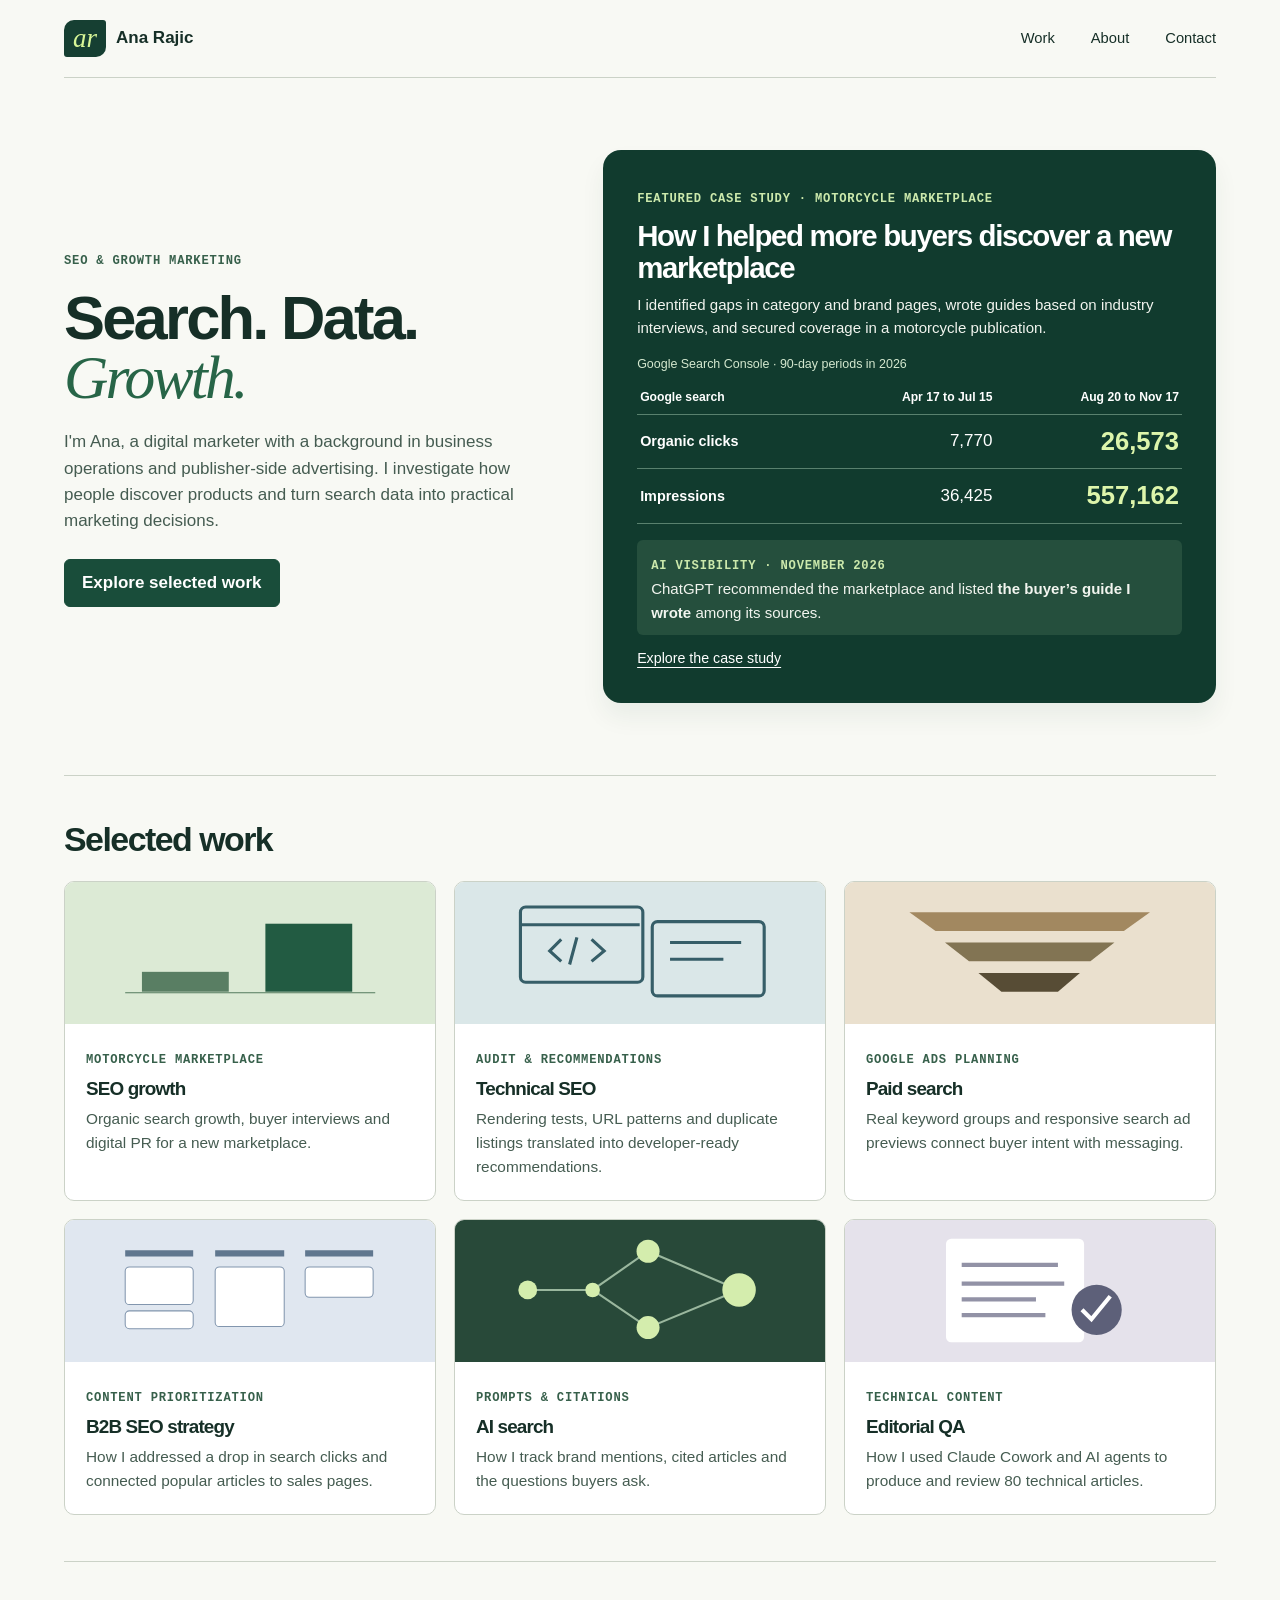
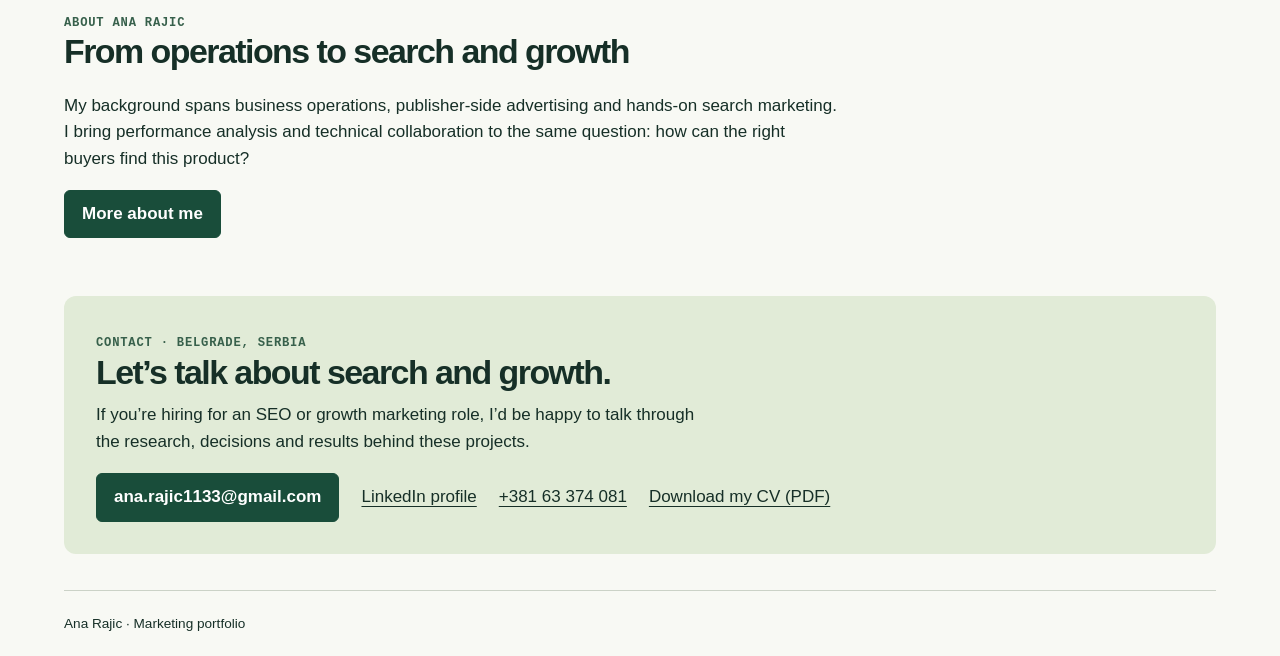
<file: index.html>
<!doctype html><html lang="en"><head><meta charset="utf-8"><meta name="viewport" content="width=device-width,initial-scale=1"><meta name="robots" content="noindex,nofollow"><title>Search. Data. Growth. | Ana Rajic</title><link rel="stylesheet" href="style.css"><script defer src="app.js"></script></head><body><a class="skip" href="#main">Skip to content</a><header class="nav wrap"><a class="brand" href="index.html"><i class="mark" aria-hidden="true">ar</i>Ana Rajic</a><nav class="links" aria-label="Primary"><a href="index.html#work">Work</a><a href="about.html">About</a><a href="index.html#contact">Contact</a></nav></header><main id="main" class="wrap"><section class="hero"><div><small class="eyebrow">SEO &amp; growth marketing</small><h1>Search. Data.<br><em>Growth.</em></h1><p>I'm Ana, a digital marketer with a background in business operations and publisher-side advertising. I investigate how people discover products and turn search data into practical marketing decisions.</p><a class="btn" href="#work">Explore selected work</a></div><a class="feature summary" href="seo-growth.html"><small>FEATURED CASE STUDY · MOTORCYCLE MARKETPLACE</small><h2>How I helped more buyers discover a new marketplace</h2><p>I identified gaps in category and brand pages, wrote guides based on industry interviews, and secured coverage in a motorcycle publication.</p><table><caption>Google Search Console · 90-day periods in 2026</caption><thead><tr><th scope="col">Google search</th><th scope="col">Apr 17 to Jul 15</th><th scope="col">Aug 20 to Nov 17</th></tr></thead><tbody><tr><th scope="row">Organic clicks</th><td>7,770</td><td>26,573</td></tr><tr><th scope="row">Impressions</th><td>36,425</td><td>557,162</td></tr></tbody></table><div class="ai-proof"><small>AI VISIBILITY · NOVEMBER 2026</small><p>ChatGPT recommended the marketplace and listed <b>the buyer’s guide I wrote</b> among its sources.</p></div><span class="explore">Explore the case study</span></a></section><section class="section" id="work"><h2>Selected work</h2><div class="cards"><a class="card" href="seo-growth.html"><div class="art" style="background:#dcead5"><svg aria-hidden="true" viewBox="0 0 290 134"><g fill="#597e63"><rect x="42" y="85" width="83" height="19"/><rect x="160" y="39" width="83" height="65" fill="#225b42"/></g><path d="M26 105h239" stroke="#537a5e"/></svg></div><div class="cardbody"><small class="eyebrow">Motorcycle marketplace</small><h3>SEO growth</h3><p>Organic search growth, buyer interviews and digital PR for a new marketplace.</p></div></a><a class="card" href="technical-seo.html"><div class="art" style="background:#dae7e8"><svg aria-hidden="true" viewBox="0 0 290 134"><g fill="none" stroke="#365e68" stroke-width="3"><rect x="31" y="23" width="117" height="72" rx="5"/><rect x="157" y="37" width="107" height="71" rx="5"/><path d="M32 40h113m-75 14-11 11 11 10m29-21 12 11-12 10m-14-23-7 26m96-21h68m-68 16h51"/></g></svg></div><div class="cardbody"><small class="eyebrow">Audit & recommendations</small><h3>Technical SEO</h3><p>Rendering tests, URL patterns and duplicate listings translated into developer-ready recommendations.</p></div></a><a class="card" href="paid-search.html"><div class="art" style="background:#eae0ce"><svg aria-hidden="true" viewBox="0 0 290 134"><path d="M30 28h230l-25 18H55z" fill="#a28860"/><path d="M64 57h162l-23 18H87z" fill="#827453"/><path d="M96 86h97l-21 18h-54z" fill="#574c35"/></svg></div><div class="cardbody"><small class="eyebrow">Google Ads planning</small><h3>Paid search</h3><p>Real keyword groups and responsive search ad previews connect buyer intent with messaging.</p></div></a><a class="card" href="b2b-strategy.html"><div class="art" style="background:#e0e7f0"><svg aria-hidden="true" viewBox="0 0 290 134"><path d="M26 31h65m21 0h66m20 0h65" stroke="#60778f" stroke-width="6"/><g fill="white" stroke="#8296ae"><rect x="26" y="44" width="65" height="36" rx="4"/><rect x="26" y="86" width="65" height="17" rx="4"/><rect x="112" y="44" width="66" height="57" rx="4"/><rect x="198" y="44" width="65" height="29" rx="4"/></g></svg></div><div class="cardbody"><small class="eyebrow">Content prioritization</small><h3>B2B SEO strategy</h3><p>How I addressed a drop in search clicks and connected popular articles to sales pages.</p></div></a><a class="card" href="ai-search.html"><div class="art" style="background:#284939"><svg aria-hidden="true" viewBox="0 0 290 134"><path d="m38 66 62 0 53-37 87 37-87 36-53-36" fill="none" stroke="#9ab79e" stroke-width="2"/><g fill="#d4edad"><circle cx="38" cy="66" r="9"/><circle cx="100" cy="66" r="7"/><circle cx="153" cy="29" r="11"/><circle cx="153" cy="102" r="11"/><circle cx="240" cy="66" r="16"/></g></svg></div><div class="cardbody"><small class="eyebrow">Prompts & citations</small><h3>AI search</h3><p>How I track brand mentions, cited articles and the questions buyers ask.</p></div></a><a class="card" href="editorial-qa.html"><div class="art" style="background:#e5e2eb"><svg aria-hidden="true" viewBox="0 0 290 134"><rect x="65" y="17" width="132" height="99" rx="5" fill="white"/><path d="M80 42h92m-92 18h98m-98 15h71m-71 15h80" stroke="#9292a6" stroke-width="4"/><circle cx="209" cy="85" r="24" fill="#5d6079"/><path d="m195 85 9 9 18-22" fill="none" stroke="white" stroke-width="4"/></svg></div><div class="cardbody"><small class="eyebrow">Technical content</small><h3>Editorial QA</h3><p>How I used Claude Cowork and AI agents to produce and review 80 technical articles.</p></div></a></div></section><section class="section" id="about"><small class="eyebrow">About Ana Rajic</small><h2>From operations to search and growth</h2><p class="context">My background spans business operations, publisher-side advertising and hands-on search marketing. I bring performance analysis and technical collaboration to the same question: how can the right buyers find this product?</p><a class="btn" href="about.html">More about me</a></section><section id="contact" class="contact recruiter"><small class="eyebrow">Contact · Belgrade, Serbia</small><h2>Let’s talk about search and growth.</h2><p>If you’re hiring for an SEO or growth marketing role, I’d be happy to talk through the research, decisions and results behind these projects.</p><div class="contact-actions"><a class="btn" href="mailto:ana.rajic1133@gmail.com">ana.rajic1133@gmail.com</a><a href="https://www.linkedin.com/in/ana-rajic-seo/">LinkedIn profile</a><a href="tel:+38163374081">+381 63 374 081</a><a href="Ana_Rajic_SEO_Growth_Marketing_CV.pdf" download>Download my CV (PDF)</a></div></section></main><footer class="wrap">Ana Rajic · Marketing portfolio</footer><dialog aria-labelledby="caption"><div class="row"><strong id="caption"></strong><div><button class="plain" id="zoom">Actual size</button> <button class="plain" id="close">Close</button></div></div><div class="imagebox"><img id="expanded" alt=""></div></dialog></body></html>
</file>
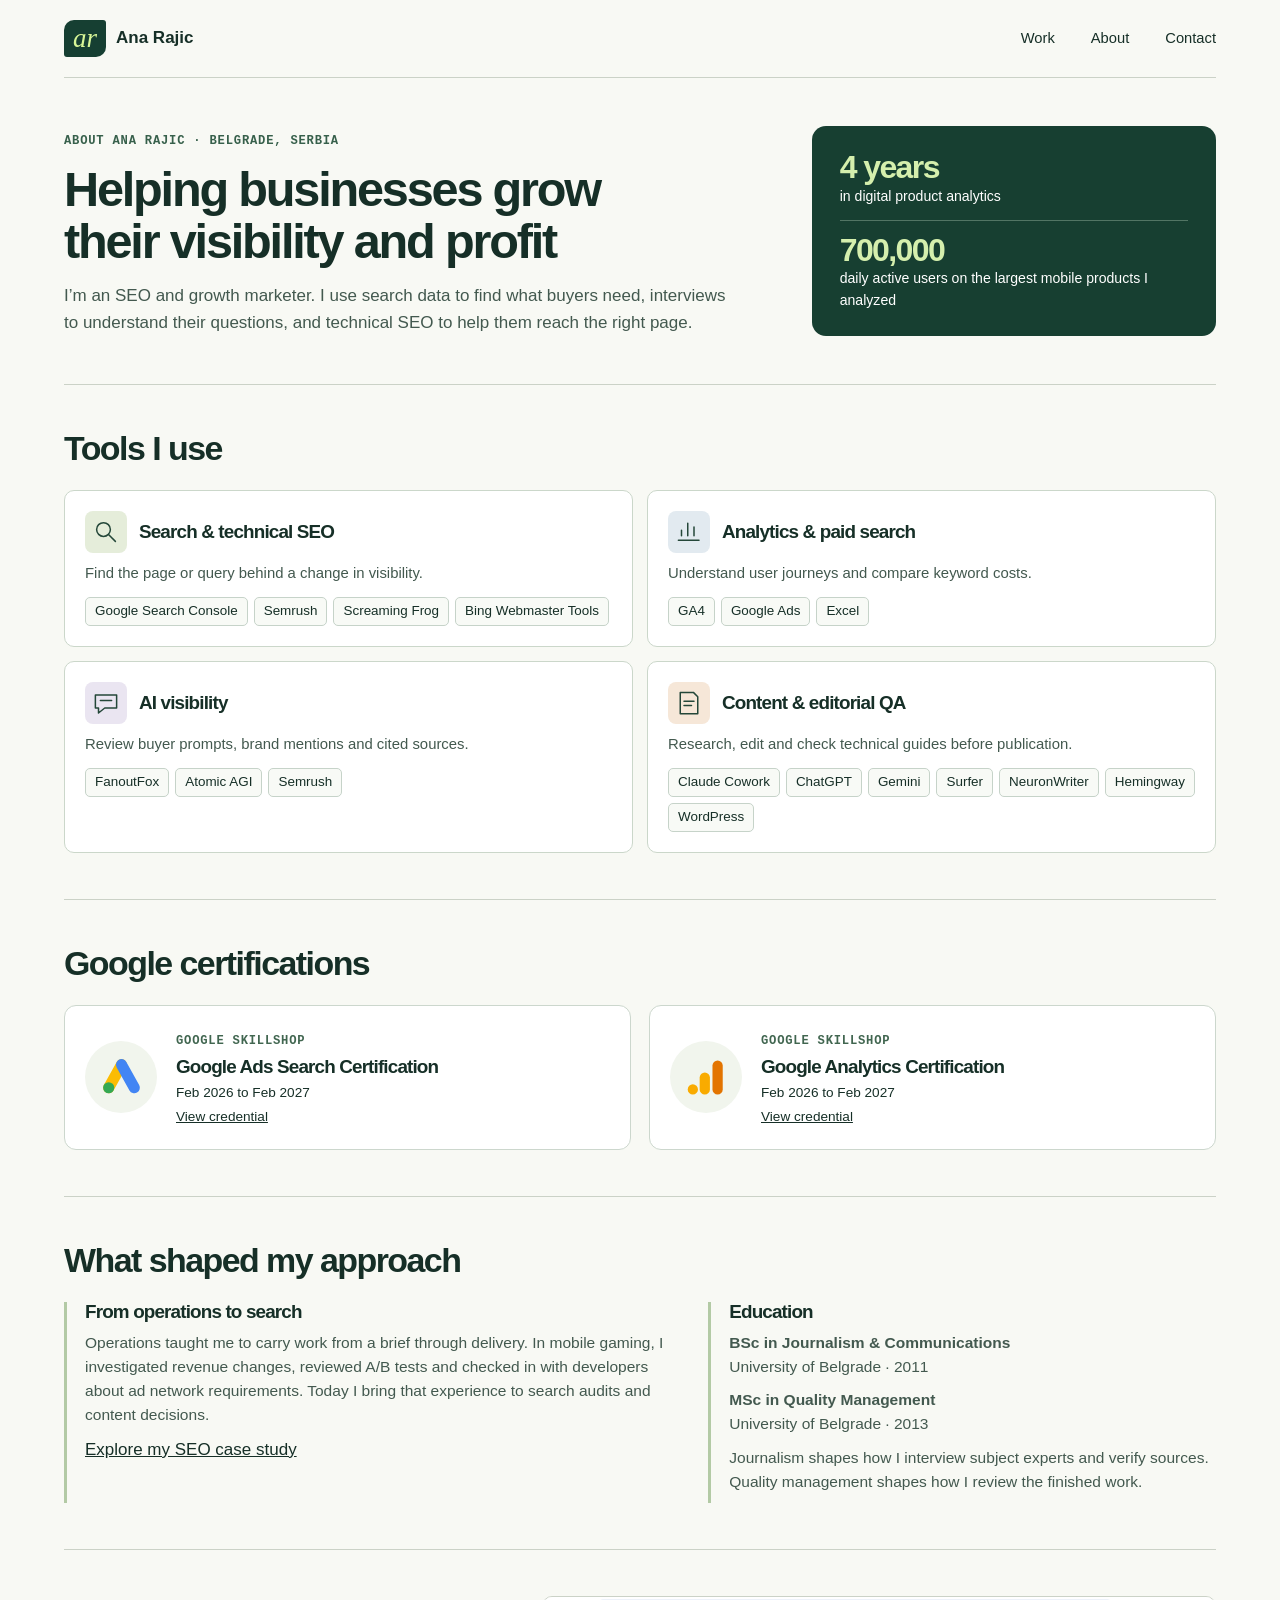
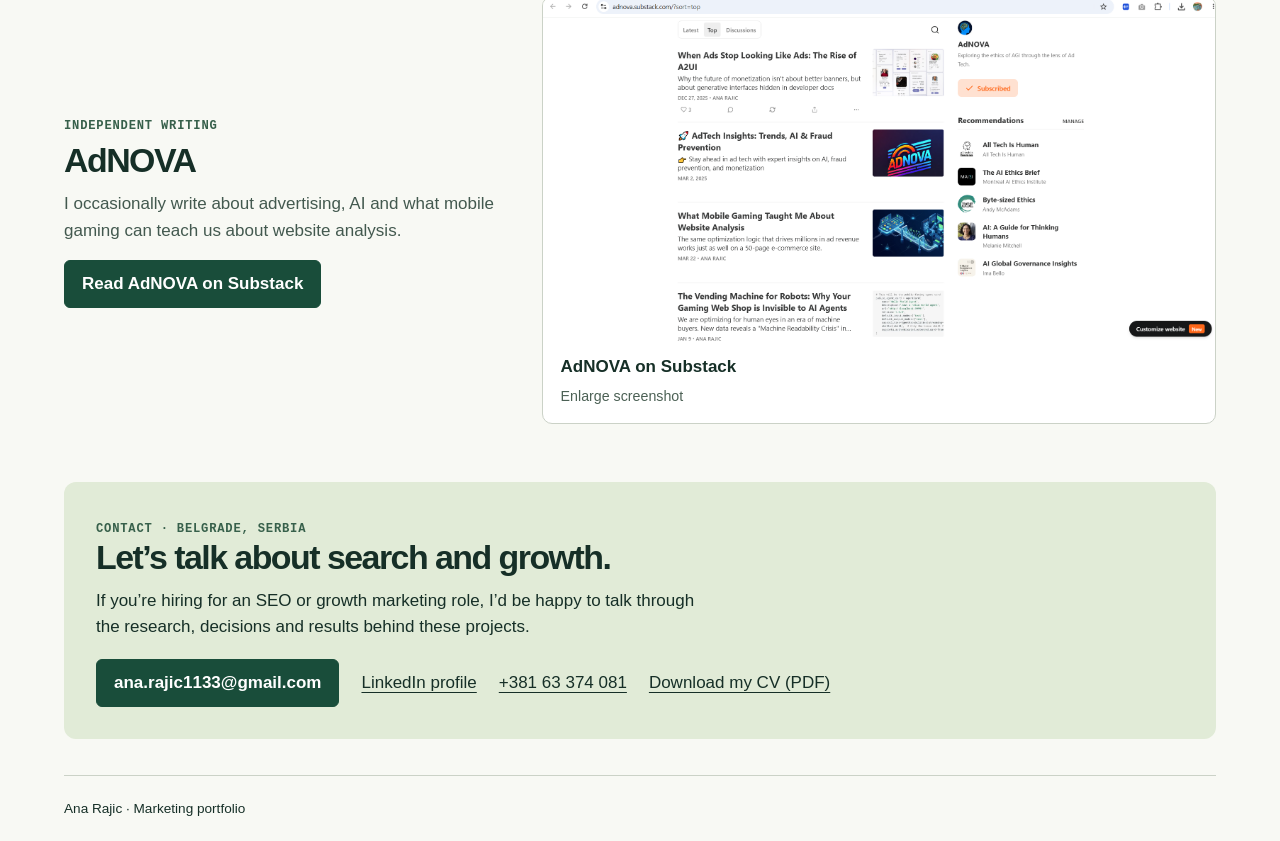
<file: about.html>
<!doctype html><html lang="en"><head><meta charset="utf-8"><meta name="viewport" content="width=device-width,initial-scale=1"><meta name="robots" content="noindex,nofollow"><title>About | Ana Rajic</title><link rel="stylesheet" href="style.css"><script defer src="app.js"></script></head><body><a class="skip" href="#main">Skip to content</a><header class="nav wrap"><a class="brand" href="index.html"><i class="mark" aria-hidden="true">ar</i>Ana Rajic</a><nav class="links" aria-label="Primary"><a href="index.html#work">Work</a><a href="about.html">About</a><a href="index.html#contact">Contact</a></nav></header><main id="main" class="wrap profile"><header class="profilehero"><div><small class="eyebrow">About Ana Rajic · Belgrade, Serbia</small><h1>Helping businesses grow their visibility and profit</h1><p>I’m an SEO and growth marketer. I use search data to find what buyers need, interviews to understand their questions, and technical SEO to help them reach the right page.</p></div><aside><b>4 years</b><span>in digital product analytics</span><b>700,000</b><span>daily active users on the largest mobile products I analyzed</span></aside></header><section class="section"><h2>Tools I use</h2><div class="toolgrid"><article class="toolset"><div class="tooltitle"><i><svg aria-hidden="true" viewBox="0 0 48 48"><circle cx="20" cy="20" r="11"/><path d="m28 28 11 11"/></svg></i><h3>Search & technical SEO</h3></div><p>Find the page or query behind a change in visibility.</p><ul><li>Google Search Console</li><li>Semrush</li><li>Screaming Frog</li><li>Bing Webmaster Tools</li></ul></article><article class="toolset"><div class="tooltitle"><i><svg aria-hidden="true" viewBox="0 0 48 48"><path d="M7 37h33M12 30v-9m10 9V10m10 20V16"/></svg></i><h3>Analytics & paid search</h3></div><p>Understand user journeys and compare keyword costs.</p><ul><li>GA4</li><li>Google Ads</li><li>Excel</li></ul></article><article class="toolset"><div class="tooltitle"><i><svg aria-hidden="true" viewBox="0 0 48 48"><path d="M7 11h34v21H22l-10 8v-8H7z"/><path d="M15 20h18"/></svg></i><h3>AI visibility</h3></div><p>Review buyer prompts, brand mentions and cited sources.</p><ul><li>FanoutFox</li><li>Atomic AGI</li><li>Semrush</li></ul></article><article class="toolset"><div class="tooltitle"><i><svg aria-hidden="true" viewBox="0 0 48 48"><path d="M10 7h21l7 7v27H10zM16 21h16M16 28h12"/></svg></i><h3>Content & editorial QA</h3></div><p>Research, edit and check technical guides before publication.</p><ul><li>Claude Cowork</li><li>ChatGPT</li><li>Gemini</li><li>Surfer</li><li>NeuronWriter</li><li>Hemingway</li><li>WordPress</li></ul></article></div></section><section class="section"><h2>Google certifications</h2><div class="g2"><a class="certcard" href="https://skillshop.credential.net/2194db70-d18a-4f6f-8a7c-bf598daf8549#acc.8QUYnieS"><div class="certvisual"><svg aria-hidden="true" viewBox="0 0 48 48"><path d="M24 9 9 36" stroke="#fbbc04" stroke-width="13" stroke-linecap="round"/><path d="m24 9 15 27" stroke="#4285f4" stroke-width="13" stroke-linecap="round"/><circle cx="9" cy="36" r="6.5" fill="#34a853"/></svg></div><div><small>GOOGLE SKILLSHOP</small><h3>Google Ads Search Certification</h3><p>Feb 2026 to Feb 2027</p><u>View credential</u></div></a><a class="certcard" href="https://skillshop.credential.net/c43a1e02-e718-455e-b49d-b50a5ad9b880#acc.afjZyiT0"><div class="certvisual"><svg aria-hidden="true" viewBox="0 0 48 48"><rect x="31" y="4" width="12" height="40" rx="6" fill="#e37400"/><rect x="16" y="18" width="12" height="26" rx="6" fill="#f9ab00"/><circle cx="8" cy="38" r="6" fill="#f9ab00"/></svg></div><div><small>GOOGLE SKILLSHOP</small><h3>Google Analytics Certification</h3><p>Feb 2026 to Feb 2027</p><u>View credential</u></div></a></div></section><section class="section"><h2>What shaped my approach</h2><div class="backgroundgrid"><div><h3>From operations to search</h3><p>Operations taught me to carry work from a brief through delivery. In mobile gaming, I investigated revenue changes, reviewed A/B tests and checked in with developers about ad network requirements. Today I bring that experience to search audits and content decisions.</p><a href="seo-growth.html">Explore my SEO case study</a></div><div><h3>Education</h3><p><b>BSc in Journalism &amp; Communications</b><br>University of Belgrade · 2011</p><p><b>MSc in Quality Management</b><br>University of Belgrade · 2013</p><p>Journalism shapes how I interview subject experts and verify sources. Quality management shapes how I review the finished work.</p></div></div></section><section class="section publication"><div><small class="eyebrow">Independent writing</small><h2>AdNOVA</h2><p>I occasionally write about advertising, AI and what mobile gaming can teach us about website analysis.</p><a class="btn" href="https://adnova.substack.com/">Read AdNOVA on Substack</a></div><button class="shot" data-img="evidence/adnova.png"><img src="evidence/adnova.png" alt="AdNOVA newsletter on Substack showing its top articles"><strong>AdNOVA on Substack</strong><span>Enlarge screenshot</span></button></section><section id="contact" class="contact recruiter"><small class="eyebrow">Contact · Belgrade, Serbia</small><h2>Let’s talk about search and growth.</h2><p>If you’re hiring for an SEO or growth marketing role, I’d be happy to talk through the research, decisions and results behind these projects.</p><div class="contact-actions"><a class="btn" href="mailto:ana.rajic1133@gmail.com">ana.rajic1133@gmail.com</a><a href="https://www.linkedin.com/in/ana-rajic-seo/">LinkedIn profile</a><a href="tel:+38163374081">+381 63 374 081</a><a href="Ana_Rajic_SEO_Growth_Marketing_CV.pdf" download>Download my CV (PDF)</a></div></section></main><footer class="wrap">Ana Rajic · Marketing portfolio</footer><dialog aria-labelledby="caption"><div class="row"><strong id="caption"></strong><div><button class="plain" id="zoom">Actual size</button> <button class="plain" id="close">Close</button></div></div><div class="imagebox"><img id="expanded" alt=""></div></dialog></body></html>
</file>
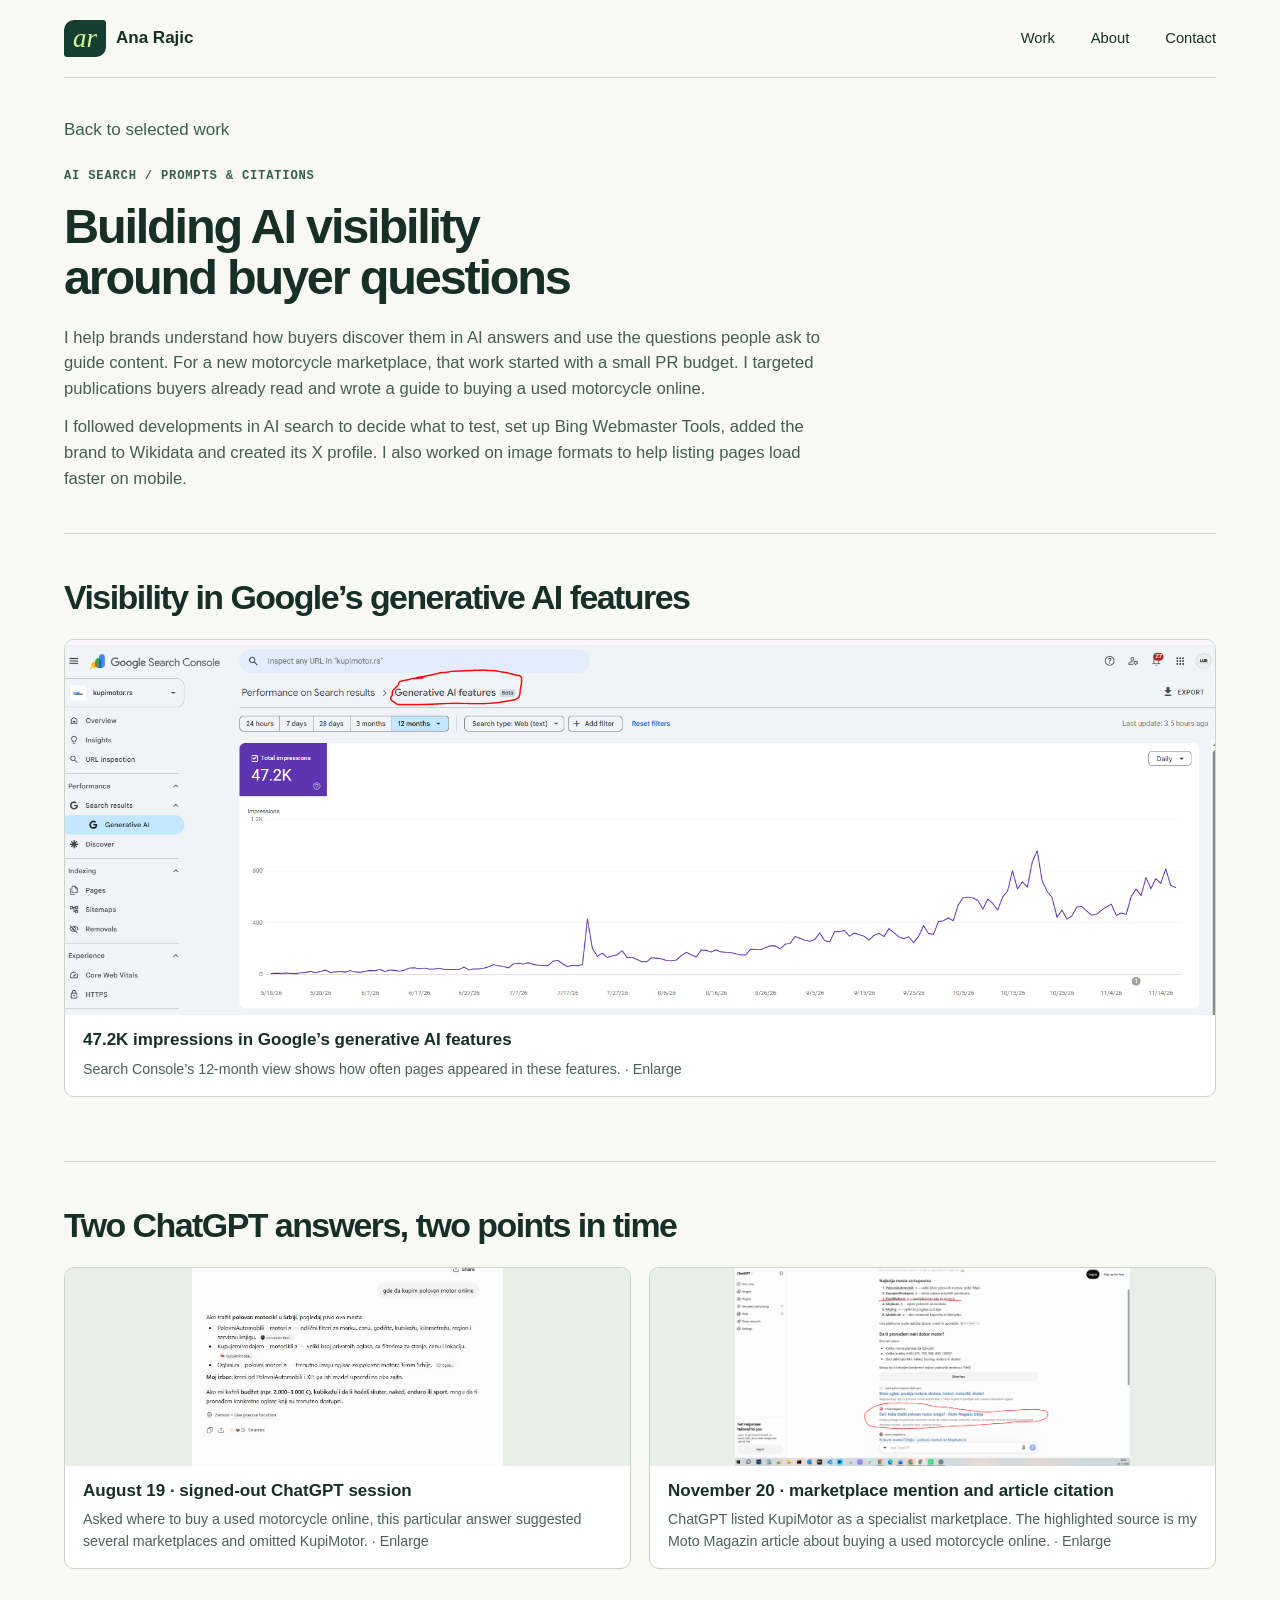
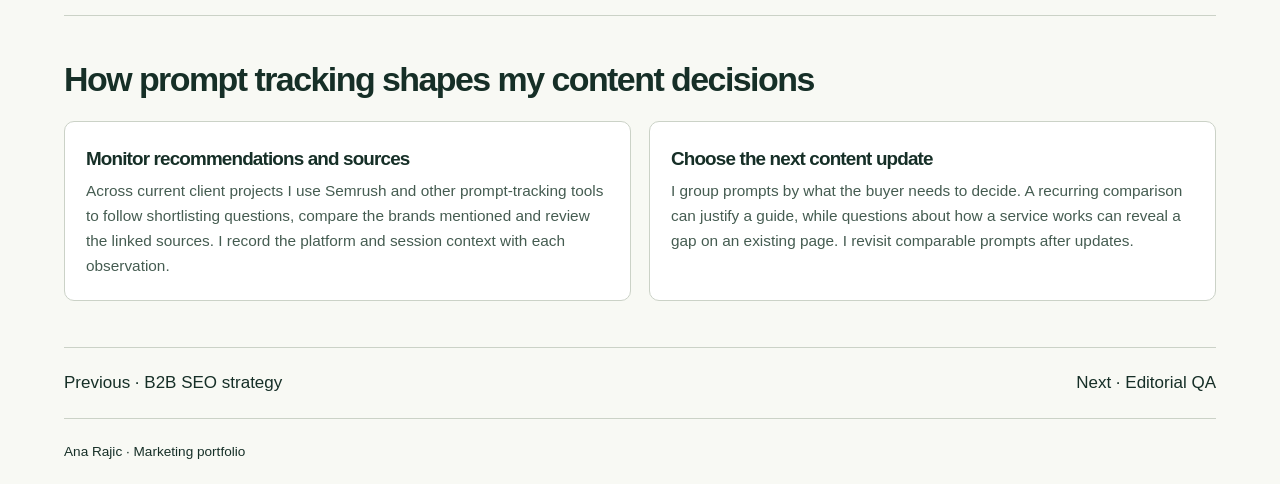
<file: ai-search.html>
<!doctype html><html lang="en"><head><meta charset="utf-8"><meta name="viewport" content="width=device-width,initial-scale=1"><meta name="robots" content="noindex,nofollow"><title>AI search | Ana Rajic</title><link rel="stylesheet" href="style.css"><script defer src="app.js"></script></head><body><a class="skip" href="#main">Skip to content</a><header class="nav wrap"><a class="brand" href="index.html"><i class="mark" aria-hidden="true">ar</i>Ana Rajic</a><nav class="links" aria-label="Primary"><a href="index.html#work">Work</a><a href="about.html">About</a><a href="index.html#contact">Contact</a></nav></header><main id="main" class="wrap"><header class="case"><a class="back" href="index.html#work">Back to selected work</a><div class="eyebrow">AI search / Prompts & citations</div><h1>Building AI visibility around buyer questions</h1><p class="lead">I help brands understand how buyers discover them in AI answers and use the questions people ask to guide content. For a new motorcycle marketplace, that work started with a small PR budget. I targeted publications buyers already read and wrote a guide to buying a used motorcycle online.</p><p class="lead">I followed developments in AI search to decide what to test, set up Bing Webmaster Tools, added the brand to Wikidata and created its X profile. I also worked on image formats to help listing pages load faster on mobile.</p></header><section class="section"><h2>Visibility in Google’s generative AI features</h2><div class="wide"><button class="shot" data-img="evidence/kupimotor_generative%20AI.PNG"><img src="evidence/kupimotor_generative%20AI.PNG" alt="47.2K impressions in Google’s generative AI features" loading="lazy"><strong>47.2K impressions in Google’s generative AI features</strong><span>Search Console’s 12-month view shows how often pages appeared in these features. · Enlarge</span></button></div></section><section class="section"><h2>Two ChatGPT answers, two points in time</h2><div class="g2 shots"><button class="shot" data-img="evidence/chatgpt%20sa%20edge%2019.08.%20nisam%20ulogovana(2).JPG"><img src="evidence/chatgpt%20sa%20edge%2019.08.%20nisam%20ulogovana(2).JPG" alt="August 19 · signed-out ChatGPT session" loading="lazy"><strong>August 19 · signed-out ChatGPT session</strong><span>Asked where to buy a used motorcycle online, this particular answer suggested several marketplaces and omitted KupiMotor. · Enlarge</span></button><button class="shot" data-img="evidence/kupimotor_20_11_2026_freeversion_chatgpt.PNG"><img src="evidence/kupimotor_20_11_2026_freeversion_chatgpt.PNG" alt="November 20 · marketplace mention and article citation" loading="lazy"><strong>November 20 · marketplace mention and article citation</strong><span>ChatGPT listed KupiMotor as a specialist marketplace. The highlighted source is my Moto Magazin article about buying a used motorcycle online. · Enlarge</span></button></div></section><section class="section"><h2>How prompt tracking shapes my content decisions</h2><div class="g2"><article class="panel"><h3>Monitor recommendations and sources</h3><p>Across current client projects I use Semrush and other prompt-tracking tools to follow shortlisting questions, compare the brands mentioned and review the linked sources. I record the platform and session context with each observation.</p></article><article class="panel"><h3>Choose the next content update</h3><p>I group prompts by what the buyer needs to decide. A recurring comparison can justify a guide, while questions about how a service works can reveal a gap on an existing page. I revisit comparable prompts after updates.</p></article></div></section><nav class="pager" aria-label="Case studies"><a href="b2b-strategy.html">Previous · B2B SEO strategy</a><a href="editorial-qa.html">Next · Editorial QA</a></nav></main><footer class="wrap">Ana Rajic · Marketing portfolio</footer><dialog aria-labelledby="caption"><div class="row"><strong id="caption"></strong><div><button class="plain" id="zoom">Actual size</button> <button class="plain" id="close">Close</button></div></div><div class="imagebox"><img id="expanded" alt=""></div></dialog></body></html>
</file>
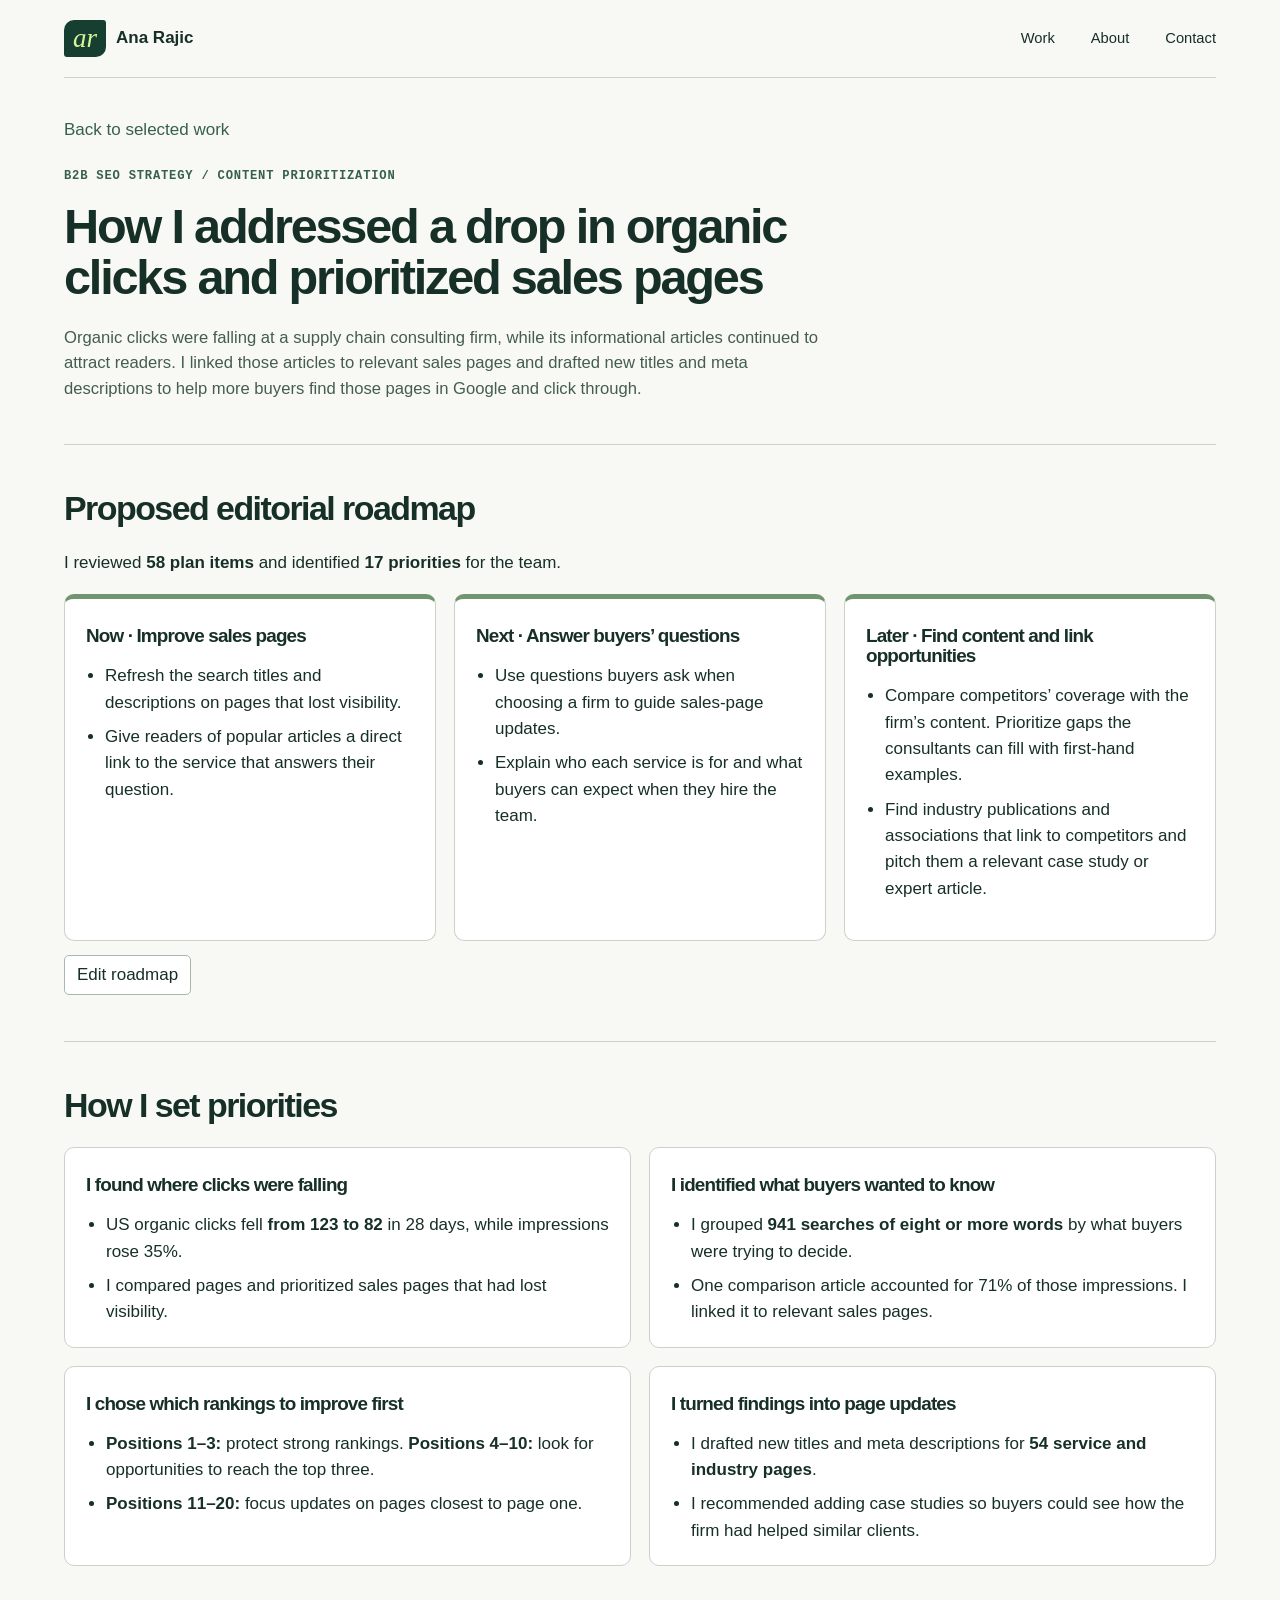
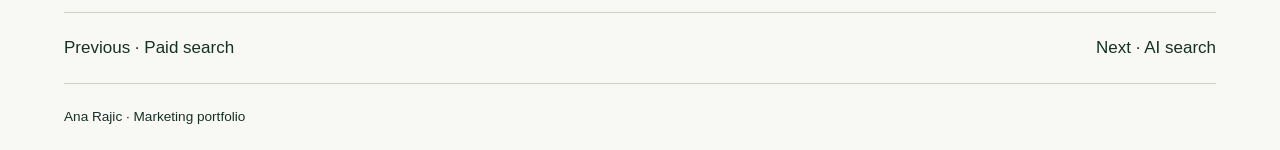
<file: b2b-strategy.html>
<!doctype html><html lang="en"><head><meta charset="utf-8"><meta name="viewport" content="width=device-width,initial-scale=1"><meta name="robots" content="noindex,nofollow"><title>B2B SEO strategy | Ana Rajic</title><link rel="stylesheet" href="style.css"><script defer src="app.js"></script></head><body><a class="skip" href="#main">Skip to content</a><header class="nav wrap"><a class="brand" href="index.html"><i class="mark" aria-hidden="true">ar</i>Ana Rajic</a><nav class="links" aria-label="Primary"><a href="index.html#work">Work</a><a href="about.html">About</a><a href="index.html#contact">Contact</a></nav></header><main id="main" class="wrap"><header class="case"><a class="back" href="index.html#work">Back to selected work</a><div class="eyebrow">B2B SEO strategy / Content prioritization</div><h1>How I addressed a drop in organic clicks and prioritized sales pages</h1><p class="lead">Organic clicks were falling at a supply chain consulting firm, while its informational articles continued to attract readers. I linked those articles to relevant sales pages and drafted new titles and meta descriptions to help more buyers find those pages in Google and click through.</p></header><section class="section"><h2>Proposed editorial roadmap</h2><p class="context">I reviewed <b>58 plan items</b> and identified <b>17 priorities</b> for the team.</p><div class="g3"><article class="road panel"><h3>Now · Improve sales pages</h3><ul><li>Refresh the search titles and descriptions on pages that lost visibility.</li><li>Give readers of popular articles a direct link to the service that answers their question.</li></ul></article><article class="road panel"><h3>Next · Answer buyers’ questions</h3><ul><li>Use questions buyers ask when choosing a firm to guide sales-page updates.</li><li>Explain who each service is for and what buyers can expect when they hire the team.</li></ul></article><article class="road panel"><h3>Later · Find content and link opportunities</h3><ul><li>Compare competitors’ coverage with the firm’s content. Prioritize gaps the consultants can fill with first-hand examples.</li><li>Find industry publications and associations that link to competitors and pitch them a relevant case study or expert article.</li></ul></article></div><div class="controls"><button class="plain" id="edit">Edit roadmap</button><button class="plain" id="cancel" hidden>Cancel</button><span id="status" role="status"></span></div></section><section class="section"><h2>How I set priorities</h2><div class="g2 priorities"><article class="panel"><h3>I found where clicks were falling</h3><ul><li>US organic clicks fell <b>from 123 to 82</b> in 28 days, while impressions rose 35%.</li><li>I compared pages and prioritized sales pages that had lost visibility.</li></ul></article><article class="panel"><h3>I identified what buyers wanted to know</h3><ul><li>I grouped <b>941 searches of eight or more words</b> by what buyers were trying to decide.</li><li>One comparison article accounted for 71% of those impressions. I linked it to relevant sales pages.</li></ul></article><article class="panel"><h3>I chose which rankings to improve first</h3><ul><li><b>Positions 1–3:</b> protect strong rankings. <b>Positions 4–10:</b> look for opportunities to reach the top three.</li><li><b>Positions 11–20:</b> focus updates on pages closest to page one.</li></ul></article><article class="panel"><h3>I turned findings into page updates</h3><ul><li>I drafted new titles and meta descriptions for <b>54 service and industry pages</b>.</li><li>I recommended adding case studies so buyers could see how the firm had helped similar clients.</li></ul></article></div></section><nav class="pager" aria-label="Case studies"><a href="paid-search.html">Previous · Paid search</a><a href="ai-search.html">Next · AI search</a></nav></main><footer class="wrap">Ana Rajic · Marketing portfolio</footer><dialog aria-labelledby="caption"><div class="row"><strong id="caption"></strong><div><button class="plain" id="zoom">Actual size</button> <button class="plain" id="close">Close</button></div></div><div class="imagebox"><img id="expanded" alt=""></div></dialog></body></html>
</file>
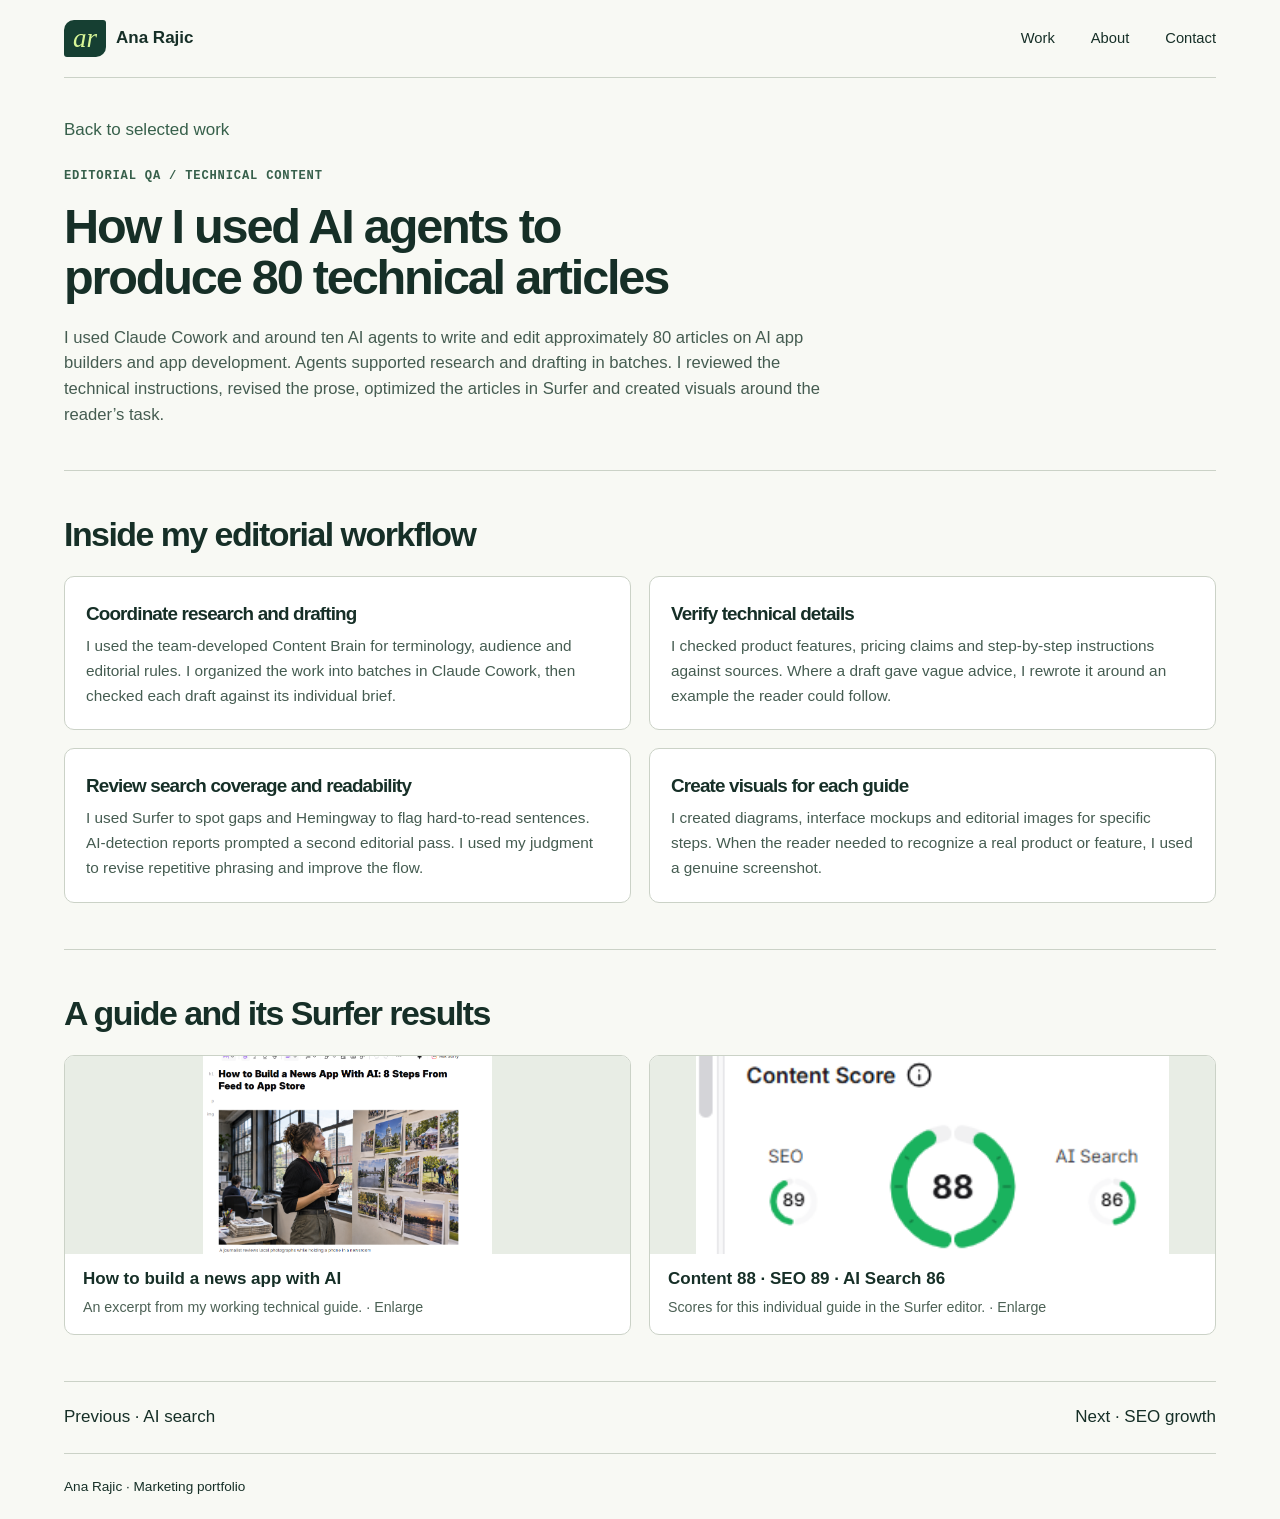
<file: editorial-qa.html>
<!doctype html><html lang="en"><head><meta charset="utf-8"><meta name="viewport" content="width=device-width,initial-scale=1"><meta name="robots" content="noindex,nofollow"><title>Editorial QA | Ana Rajic</title><link rel="stylesheet" href="style.css"><script defer src="app.js"></script></head><body><a class="skip" href="#main">Skip to content</a><header class="nav wrap"><a class="brand" href="index.html"><i class="mark" aria-hidden="true">ar</i>Ana Rajic</a><nav class="links" aria-label="Primary"><a href="index.html#work">Work</a><a href="about.html">About</a><a href="index.html#contact">Contact</a></nav></header><main id="main" class="wrap"><header class="case"><a class="back" href="index.html#work">Back to selected work</a><div class="eyebrow">Editorial QA / Technical content</div><h1>How I used AI agents to produce 80 technical articles</h1><p class="lead">I used Claude Cowork and around ten AI agents to write and edit approximately 80 articles on AI app builders and app development. Agents supported research and drafting in batches. I reviewed the technical instructions, revised the prose, optimized the articles in Surfer and created visuals around the reader’s task.</p></header><section class="section"><h2>Inside my editorial workflow</h2><div class="g2"><article class="panel"><h3>Coordinate research and drafting</h3><p>I used the team-developed Content Brain for terminology, audience and editorial rules. I organized the work into batches in Claude Cowork, then checked each draft against its individual brief.</p></article><article class="panel"><h3>Verify technical details</h3><p>I checked product features, pricing claims and step-by-step instructions against sources. Where a draft gave vague advice, I rewrote it around an example the reader could follow.</p></article><article class="panel"><h3>Review search coverage and readability</h3><p>I used Surfer to spot gaps and Hemingway to flag hard-to-read sentences. AI-detection reports prompted a second editorial pass. I used my judgment to revise repetitive phrasing and improve the flow.</p></article><article class="panel"><h3>Create visuals for each guide</h3><p>I created diagrams, interface mockups and editorial images for specific steps. When the reader needed to recognize a real product or feature, I used a genuine screenshot.</p></article></div></section><section class="section"><h2>A guide and its Surfer results</h2><div class="g2 shots"><button class="shot" data-img="evidence/image(20261119-112135).png"><img src="evidence/image(20261119-112135).png" alt="How to build a news app with AI" loading="lazy"><strong>How to build a news app with AI</strong><span>An excerpt from my working technical guide. · Enlarge</span></button><button class="shot" data-img="evidence/surfer-scores.png"><img src="evidence/surfer-scores.png" alt="Content 88 · SEO 89 · AI Search 86" loading="lazy"><strong>Content 88 · SEO 89 · AI Search 86</strong><span>Scores for this individual guide in the Surfer editor. · Enlarge</span></button></div></section><nav class="pager" aria-label="Case studies"><a href="ai-search.html">Previous · AI search</a><a href="seo-growth.html">Next · SEO growth</a></nav></main><footer class="wrap">Ana Rajic · Marketing portfolio</footer><dialog aria-labelledby="caption"><div class="row"><strong id="caption"></strong><div><button class="plain" id="zoom">Actual size</button> <button class="plain" id="close">Close</button></div></div><div class="imagebox"><img id="expanded" alt=""></div></dialog></body></html>
</file>
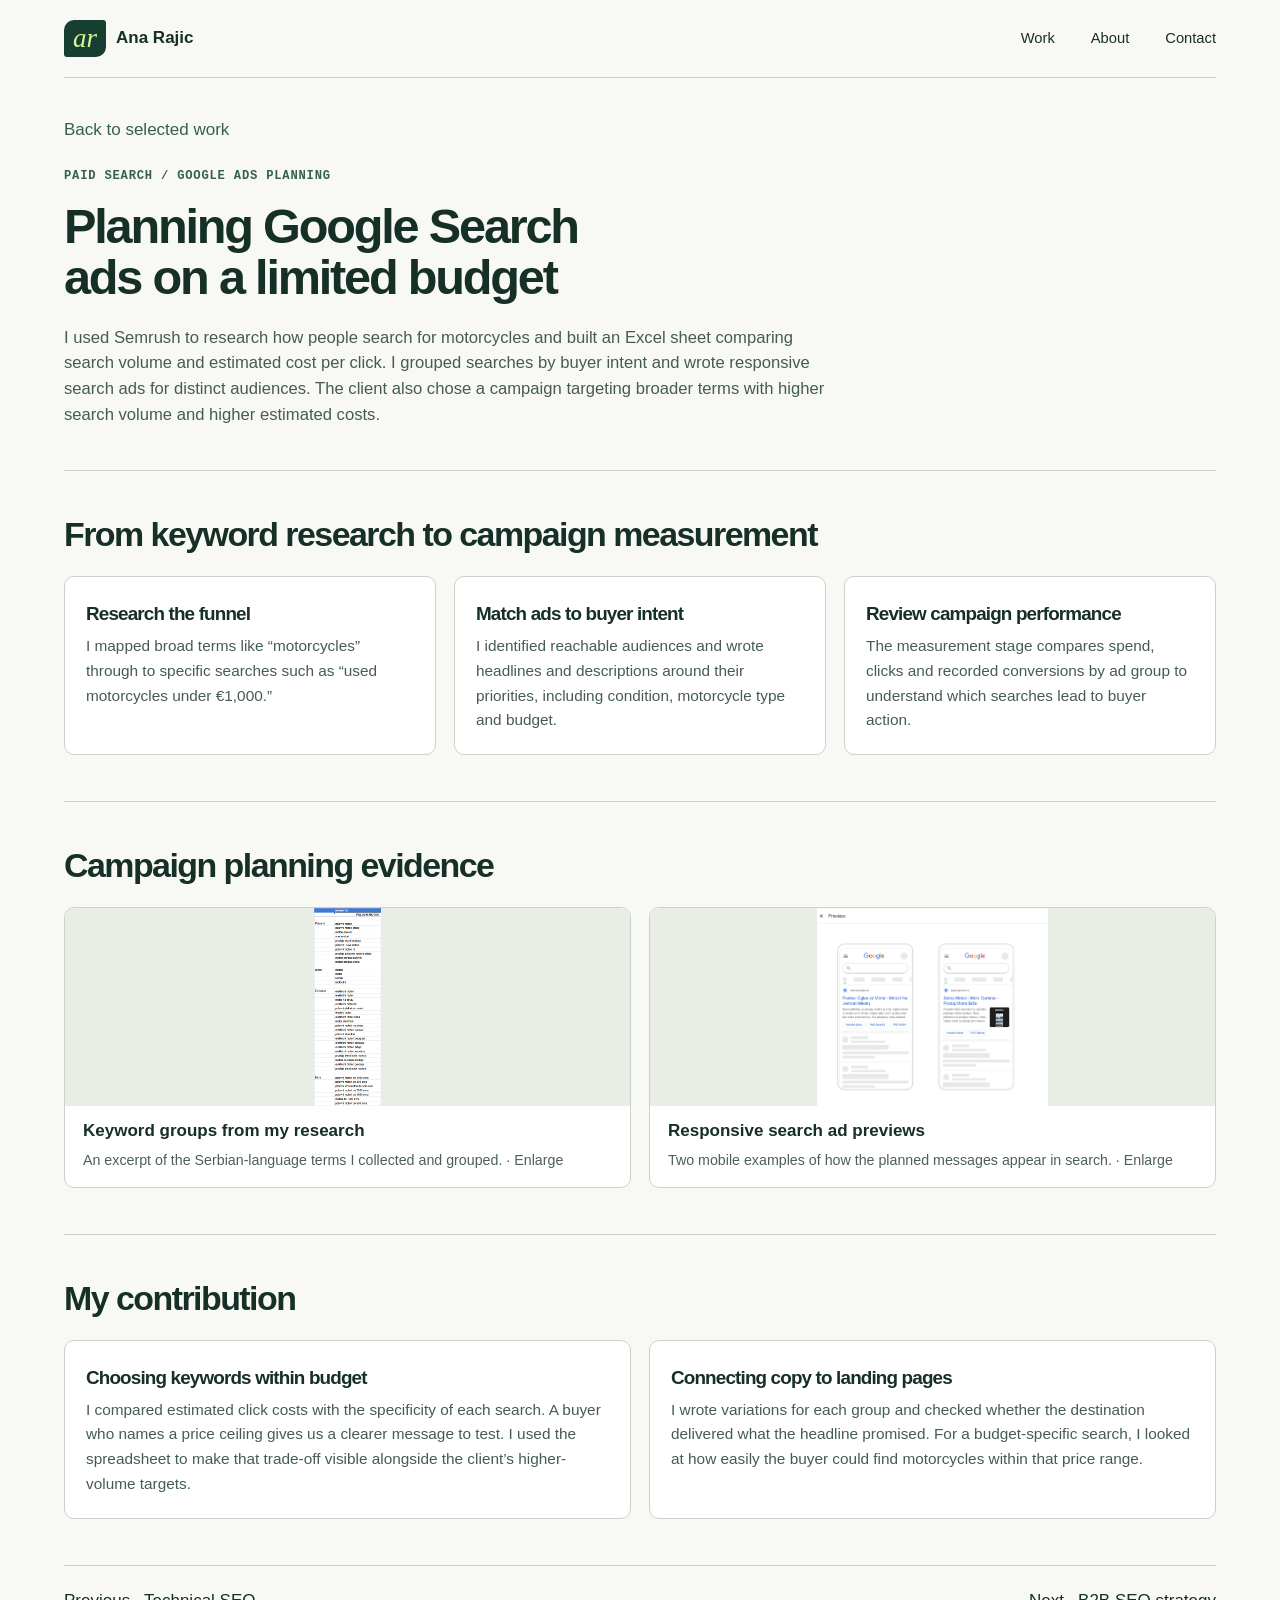
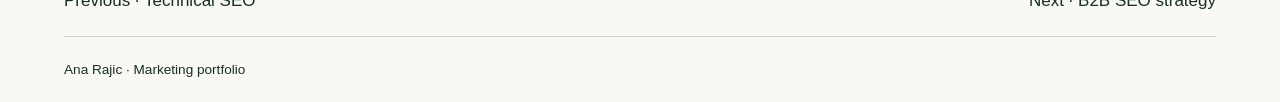
<file: paid-search.html>
<!doctype html><html lang="en"><head><meta charset="utf-8"><meta name="viewport" content="width=device-width,initial-scale=1"><meta name="robots" content="noindex,nofollow"><title>Paid search | Ana Rajic</title><link rel="stylesheet" href="style.css"><script defer src="app.js"></script></head><body><a class="skip" href="#main">Skip to content</a><header class="nav wrap"><a class="brand" href="index.html"><i class="mark" aria-hidden="true">ar</i>Ana Rajic</a><nav class="links" aria-label="Primary"><a href="index.html#work">Work</a><a href="about.html">About</a><a href="index.html#contact">Contact</a></nav></header><main id="main" class="wrap"><header class="case"><a class="back" href="index.html#work">Back to selected work</a><div class="eyebrow">Paid search / Google Ads planning</div><h1>Planning Google Search ads on a limited budget</h1><p class="lead">I used Semrush to research how people search for motorcycles and built an Excel sheet comparing search volume and estimated cost per click. I grouped searches by buyer intent and wrote responsive search ads for distinct audiences. The client also chose a campaign targeting broader terms with higher search volume and higher estimated costs.</p></header><section class="section"><h2>From keyword research to campaign measurement</h2><div class="g3"><article class="panel"><h3>Research the funnel</h3><p>I mapped broad terms like “motorcycles” through to specific searches such as “used motorcycles under €1,000.”</p></article><article class="panel"><h3>Match ads to buyer intent</h3><p>I identified reachable audiences and wrote headlines and descriptions around their priorities, including condition, motorcycle type and budget.</p></article><article class="panel"><h3>Review campaign performance</h3><p>The measurement stage compares spend, clicks and recorded conversions by ad group to understand which searches lead to buyer action.</p></article></div></section><section class="section"><h2>Campaign planning evidence</h2><div class="g2 shots"><button class="shot" data-img="evidence/05_01_GoogleAds_Keyword%20Research.PNG"><img src="evidence/05_01_GoogleAds_Keyword%20Research.PNG" alt="Keyword groups from my research" loading="lazy"><strong>Keyword groups from my research</strong><span>An excerpt of the Serbian-language terms I collected and grouped. · Enlarge</span></button><button class="shot" data-img="evidence/05_01_GoogleAds_Responsive_Search_Ad.png"><img src="evidence/05_01_GoogleAds_Responsive_Search_Ad.png" alt="Responsive search ad previews" loading="lazy"><strong>Responsive search ad previews</strong><span>Two mobile examples of how the planned messages appear in search. · Enlarge</span></button></div></section><section class="section"><h2>My contribution</h2><div class="g2"><article class="panel"><h3>Choosing keywords within budget</h3><p>I compared estimated click costs with the specificity of each search. A buyer who names a price ceiling gives us a clearer message to test. I used the spreadsheet to make that trade-off visible alongside the client’s higher-volume targets.</p></article><article class="panel"><h3>Connecting copy to landing pages</h3><p>I wrote variations for each group and checked whether the destination delivered what the headline promised. For a budget-specific search, I looked at how easily the buyer could find motorcycles within that price range.</p></article></div></section><nav class="pager" aria-label="Case studies"><a href="technical-seo.html">Previous · Technical SEO</a><a href="b2b-strategy.html">Next · B2B SEO strategy</a></nav></main><footer class="wrap">Ana Rajic · Marketing portfolio</footer><dialog aria-labelledby="caption"><div class="row"><strong id="caption"></strong><div><button class="plain" id="zoom">Actual size</button> <button class="plain" id="close">Close</button></div></div><div class="imagebox"><img id="expanded" alt=""></div></dialog></body></html>
</file>
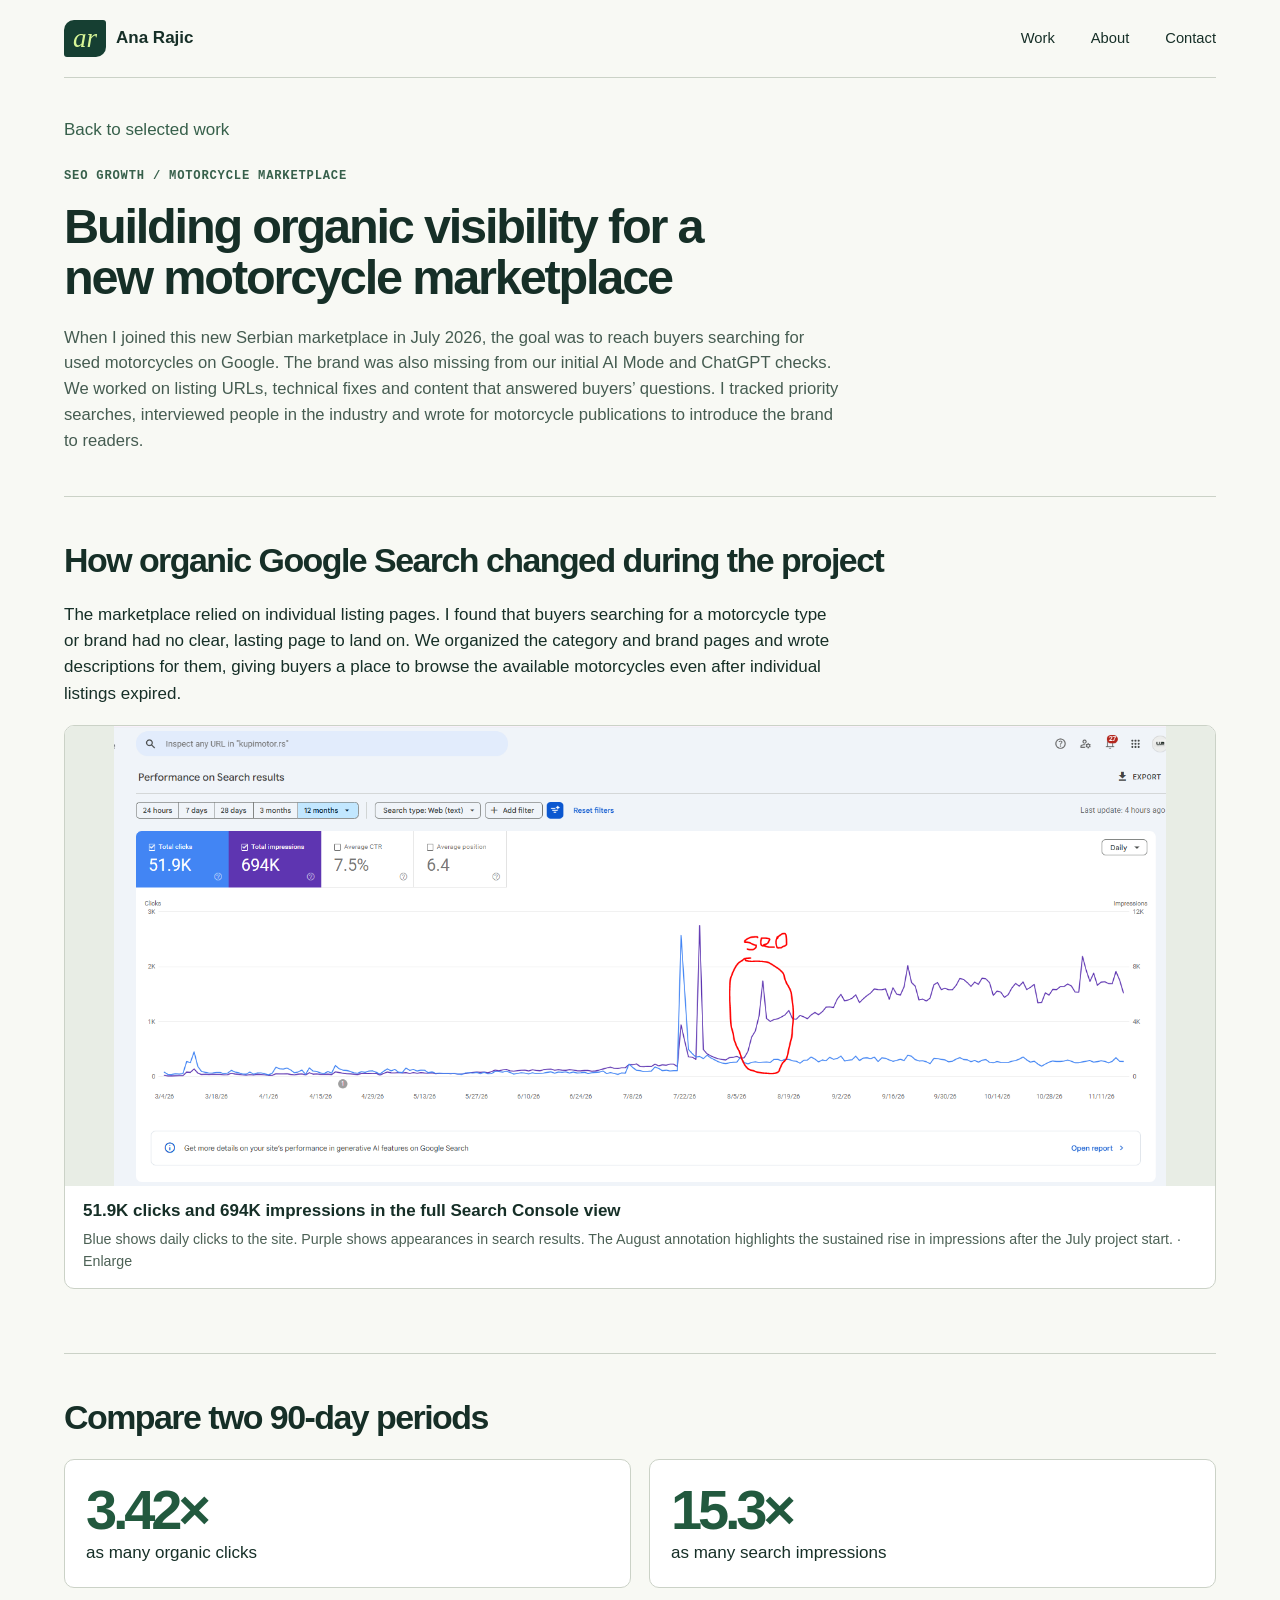
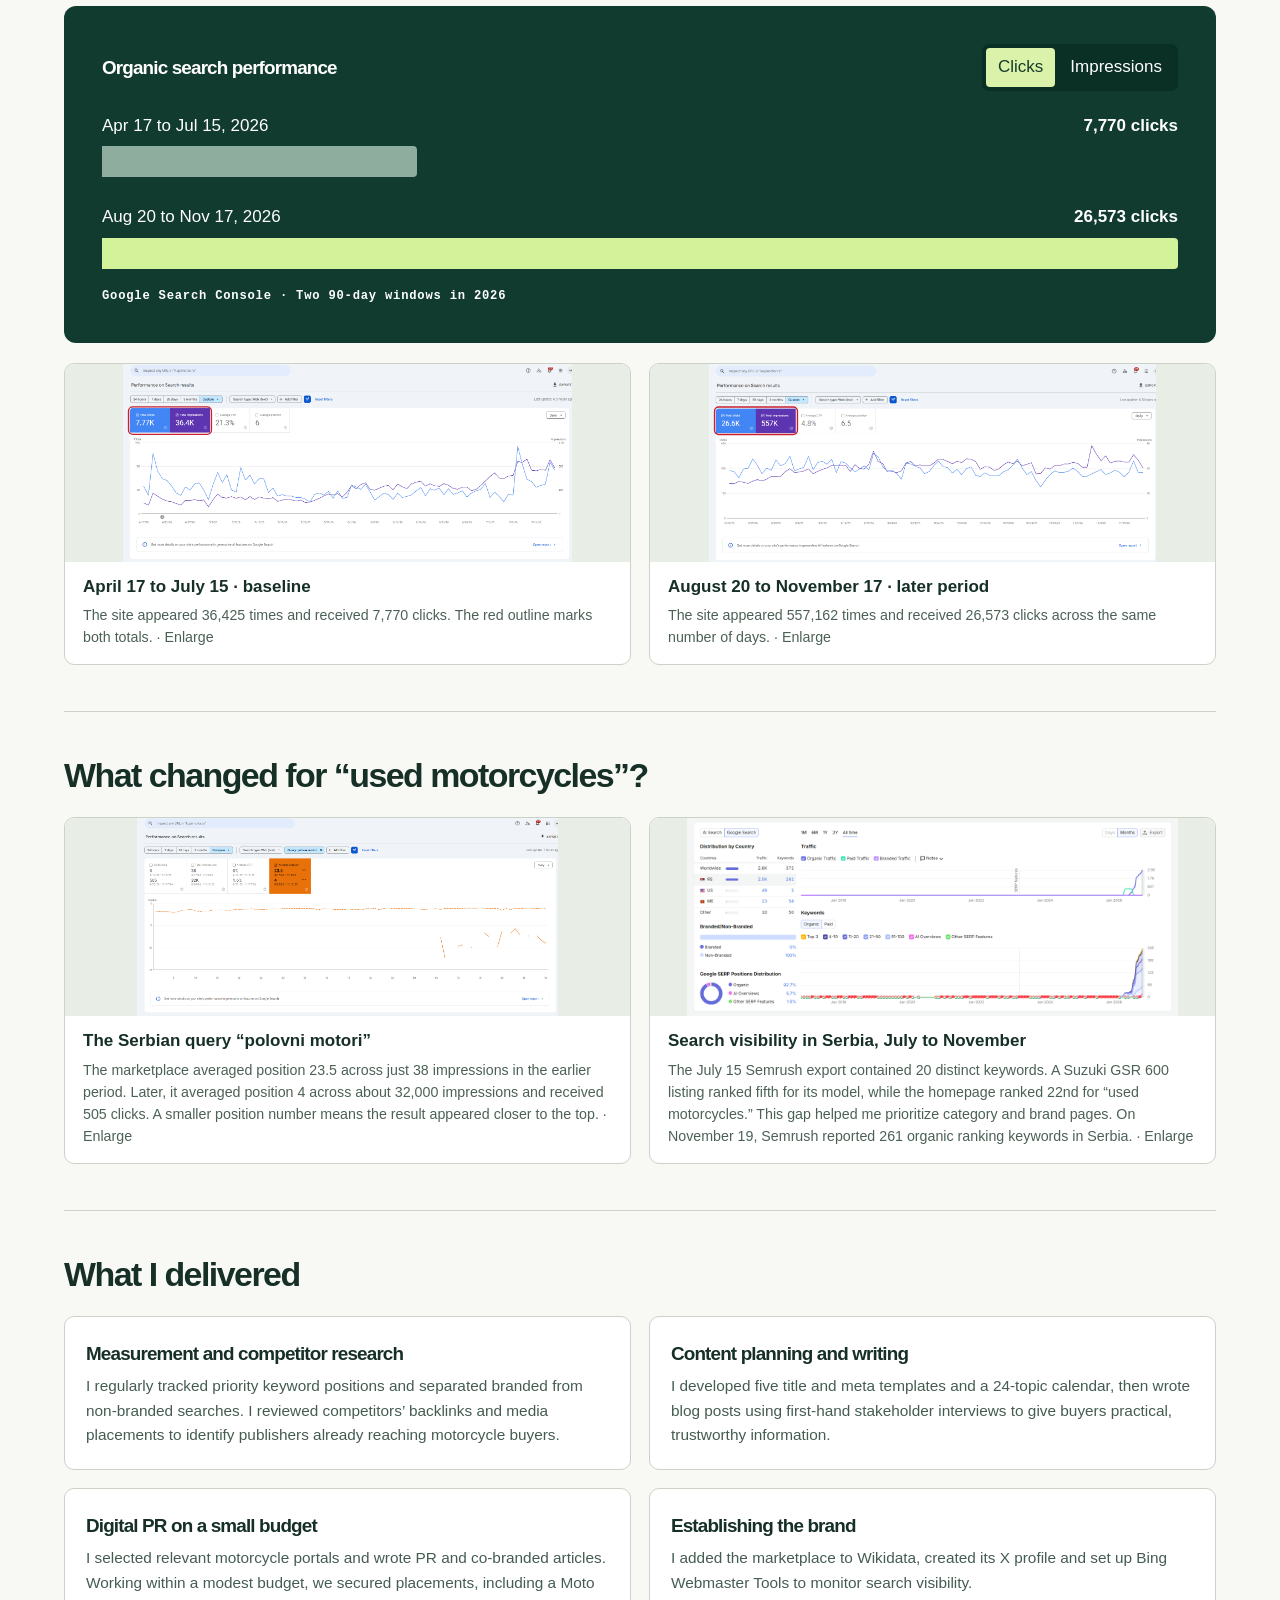
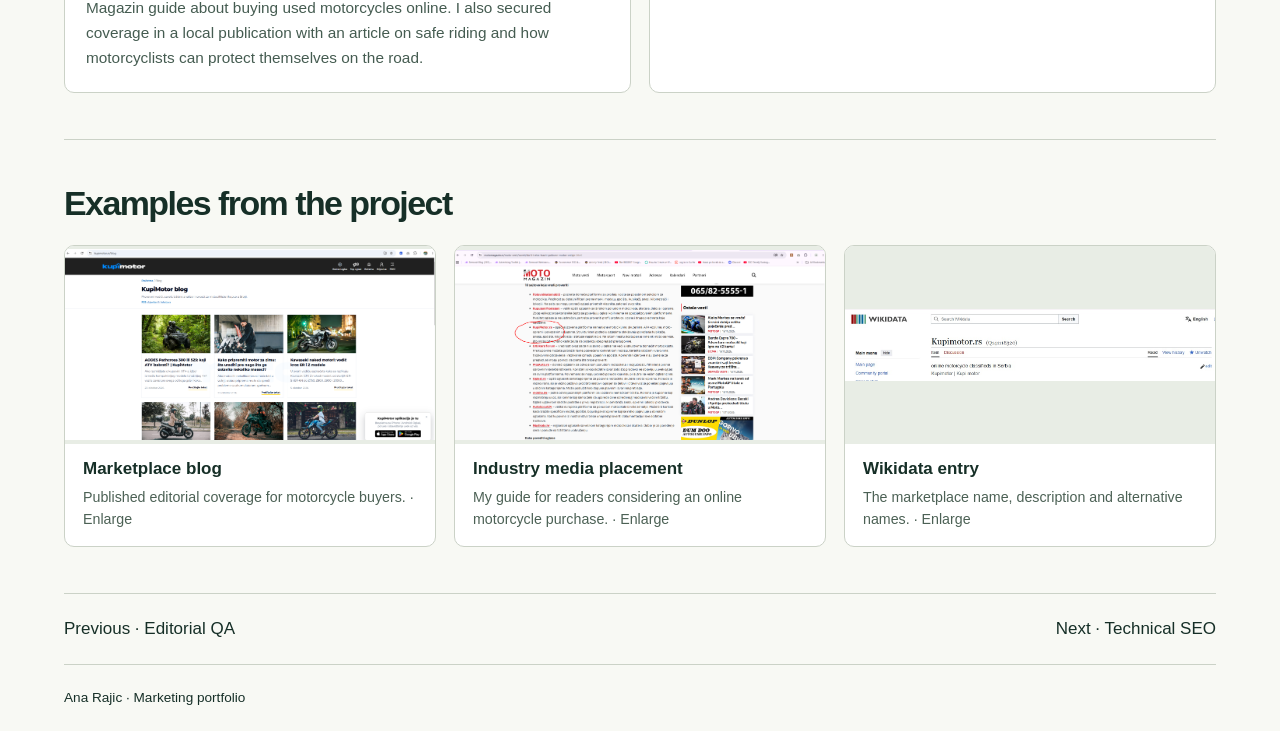
<file: seo-growth.html>
<!doctype html><html lang="en"><head><meta charset="utf-8"><meta name="viewport" content="width=device-width,initial-scale=1"><meta name="robots" content="noindex,nofollow"><title>SEO growth | Ana Rajic</title><link rel="stylesheet" href="style.css"><script defer src="app.js"></script></head><body><a class="skip" href="#main">Skip to content</a><header class="nav wrap"><a class="brand" href="index.html"><i class="mark" aria-hidden="true">ar</i>Ana Rajic</a><nav class="links" aria-label="Primary"><a href="index.html#work">Work</a><a href="about.html">About</a><a href="index.html#contact">Contact</a></nav></header><main id="main" class="wrap"><header class="case"><a class="back" href="index.html#work">Back to selected work</a><div class="eyebrow">SEO growth / Motorcycle marketplace</div><h1>Building organic visibility for a new motorcycle marketplace</h1><p class="lead">When I joined this new Serbian marketplace in July 2026, the goal was to reach buyers searching for used motorcycles on Google. The brand was also missing from our initial AI Mode and ChatGPT checks. We worked on listing URLs, technical fixes and content that answered buyers’ questions. I tracked priority searches, interviewed people in the industry and wrote for motorcycle publications to introduce the brand to readers.</p></header><section class="section"><h2>How organic Google Search changed during the project</h2><p class="context">The marketplace relied on individual listing pages. I found that buyers searching for a motorcycle type or brand had no clear, lasting page to land on. We organized the category and brand pages and wrote descriptions for them, giving buyers a place to browse the available motorcycles even after individual listings expired.</p><div class="wide"><button class="shot" data-img="evidence/GSC_Total_Kupimotor.PNG"><img src="evidence/GSC_Total_Kupimotor.PNG" alt="51.9K clicks and 694K impressions in the full Search Console view" loading="lazy"><strong>51.9K clicks and 694K impressions in the full Search Console view</strong><span>Blue shows daily clicks to the site. Purple shows appearances in search results. The August annotation highlights the sustained rise in impressions after the July project start. · Enlarge</span></button></div></section><section class="section"><h2>Compare two 90-day periods</h2><div class="g2"><div class="metric"><b>3.42×</b>as many organic clicks</div><div class="metric"><b>15.3×</b>as many search impressions</div></div><div class="chart"><div class="charthead"><h3>Organic search performance</h3><div class="switch"><button data-metric="Clicks" aria-pressed="true">Clicks</button><button data-metric="Impressions" aria-pressed="false">Impressions</button></div></div><div id="plot" aria-live="polite"></div><small>Google Search Console · Two 90-day windows in 2026</small></div><div class="g2 shots"><button class="shot" data-img="evidence/baseline-highlight.svg"><img src="evidence/baseline-highlight.svg" alt="April 17 to July 15 · baseline" loading="lazy"><strong>April 17 to July 15 · baseline</strong><span>The site appeared 36,425 times and received 7,770 clicks. The red outline marks both totals. · Enlarge</span></button><button class="shot" data-img="evidence/later-highlight.svg"><img src="evidence/later-highlight.svg" alt="August 20 to November 17 · later period" loading="lazy"><strong>August 20 to November 17 · later period</strong><span>The site appeared 557,162 times and received 26,573 clicks across the same number of days. · Enlarge</span></button></div></section><section class="section"><h2>What changed for “used motorcycles”?</h2><div class="g2 shots"><button class="shot" data-img="evidence/03_GSC_PolovniMotori_Position_Comparison.png..PNG"><img src="evidence/03_GSC_PolovniMotori_Position_Comparison.png..PNG" alt="The Serbian query “polovni motori”" loading="lazy"><strong>The Serbian query “polovni motori”</strong><span>The marketplace averaged position 23.5 across just 38 impressions in the earlier period. Later, it averaged position 4 across about 32,000 impressions and received 505 clicks. A smaller position number means the result appeared closer to the top. · Enlarge</span></button><button class="shot" data-img="evidence/03_Semrush_Organic_2026-11-19.png"><img src="evidence/03_Semrush_Organic_2026-11-19.png" alt="Search visibility in Serbia, July to November" loading="lazy"><strong>Search visibility in Serbia, July to November</strong><span>The July 15 Semrush export contained 20 distinct keywords. A Suzuki GSR 600 listing ranked fifth for its model, while the homepage ranked 22nd for “used motorcycles.” This gap helped me prioritize category and brand pages. On November 19, Semrush reported 261 organic ranking keywords in Serbia. · Enlarge</span></button></div></section><section class="section"><h2>What I delivered</h2><div class="g2"><article class="panel"><h3>Measurement and competitor research</h3><p>I regularly tracked priority keyword positions and separated branded from non-branded searches. I reviewed competitors’ backlinks and media placements to identify publishers already reaching motorcycle buyers.</p></article><article class="panel"><h3>Content planning and writing</h3><p>I developed five title and meta templates and a 24-topic calendar, then wrote blog posts using first-hand stakeholder interviews to give buyers practical, trustworthy information.</p></article><article class="panel"><h3>Digital PR on a small budget</h3><p>I selected relevant motorcycle portals and wrote PR and co-branded articles. Working within a modest budget, we secured placements, including a Moto Magazin guide about buying used motorcycles online. I also secured coverage in a local publication with an article on safe riding and how motorcyclists can protect themselves on the road.</p></article><article class="panel"><h3>Establishing the brand</h3><p>I added the marketplace to Wikidata, created its X profile and set up Bing Webmaster Tools to monitor search visibility.</p></article></div></section><section class="section"><h2>Examples from the project</h2><div class="g3"><button class="shot" data-img="evidence/KupiMotor_Blog.PNG"><img src="evidence/KupiMotor_Blog.PNG" alt="Marketplace blog" loading="lazy"><strong>Marketplace blog</strong><span>Published editorial coverage for motorcycle buyers. · Enlarge</span></button><button class="shot" data-img="evidence/kupimotor_PR_article.PNG"><img src="evidence/kupimotor_PR_article.PNG" alt="Industry media placement" loading="lazy"><strong>Industry media placement</strong><span>My guide for readers considering an online motorcycle purchase. · Enlarge</span></button><button class="shot" data-img="evidence/kupimotor_wikidata.jpeg"><img src="evidence/kupimotor_wikidata.jpeg" alt="Wikidata entry" loading="lazy"><strong>Wikidata entry</strong><span>The marketplace name, description and alternative names. · Enlarge</span></button></div></section><nav class="pager" aria-label="Case studies"><a href="editorial-qa.html">Previous · Editorial QA</a><a href="technical-seo.html">Next · Technical SEO</a></nav></main><footer class="wrap">Ana Rajic · Marketing portfolio</footer><dialog aria-labelledby="caption"><div class="row"><strong id="caption"></strong><div><button class="plain" id="zoom">Actual size</button> <button class="plain" id="close">Close</button></div></div><div class="imagebox"><img id="expanded" alt=""></div></dialog></body></html>
</file>
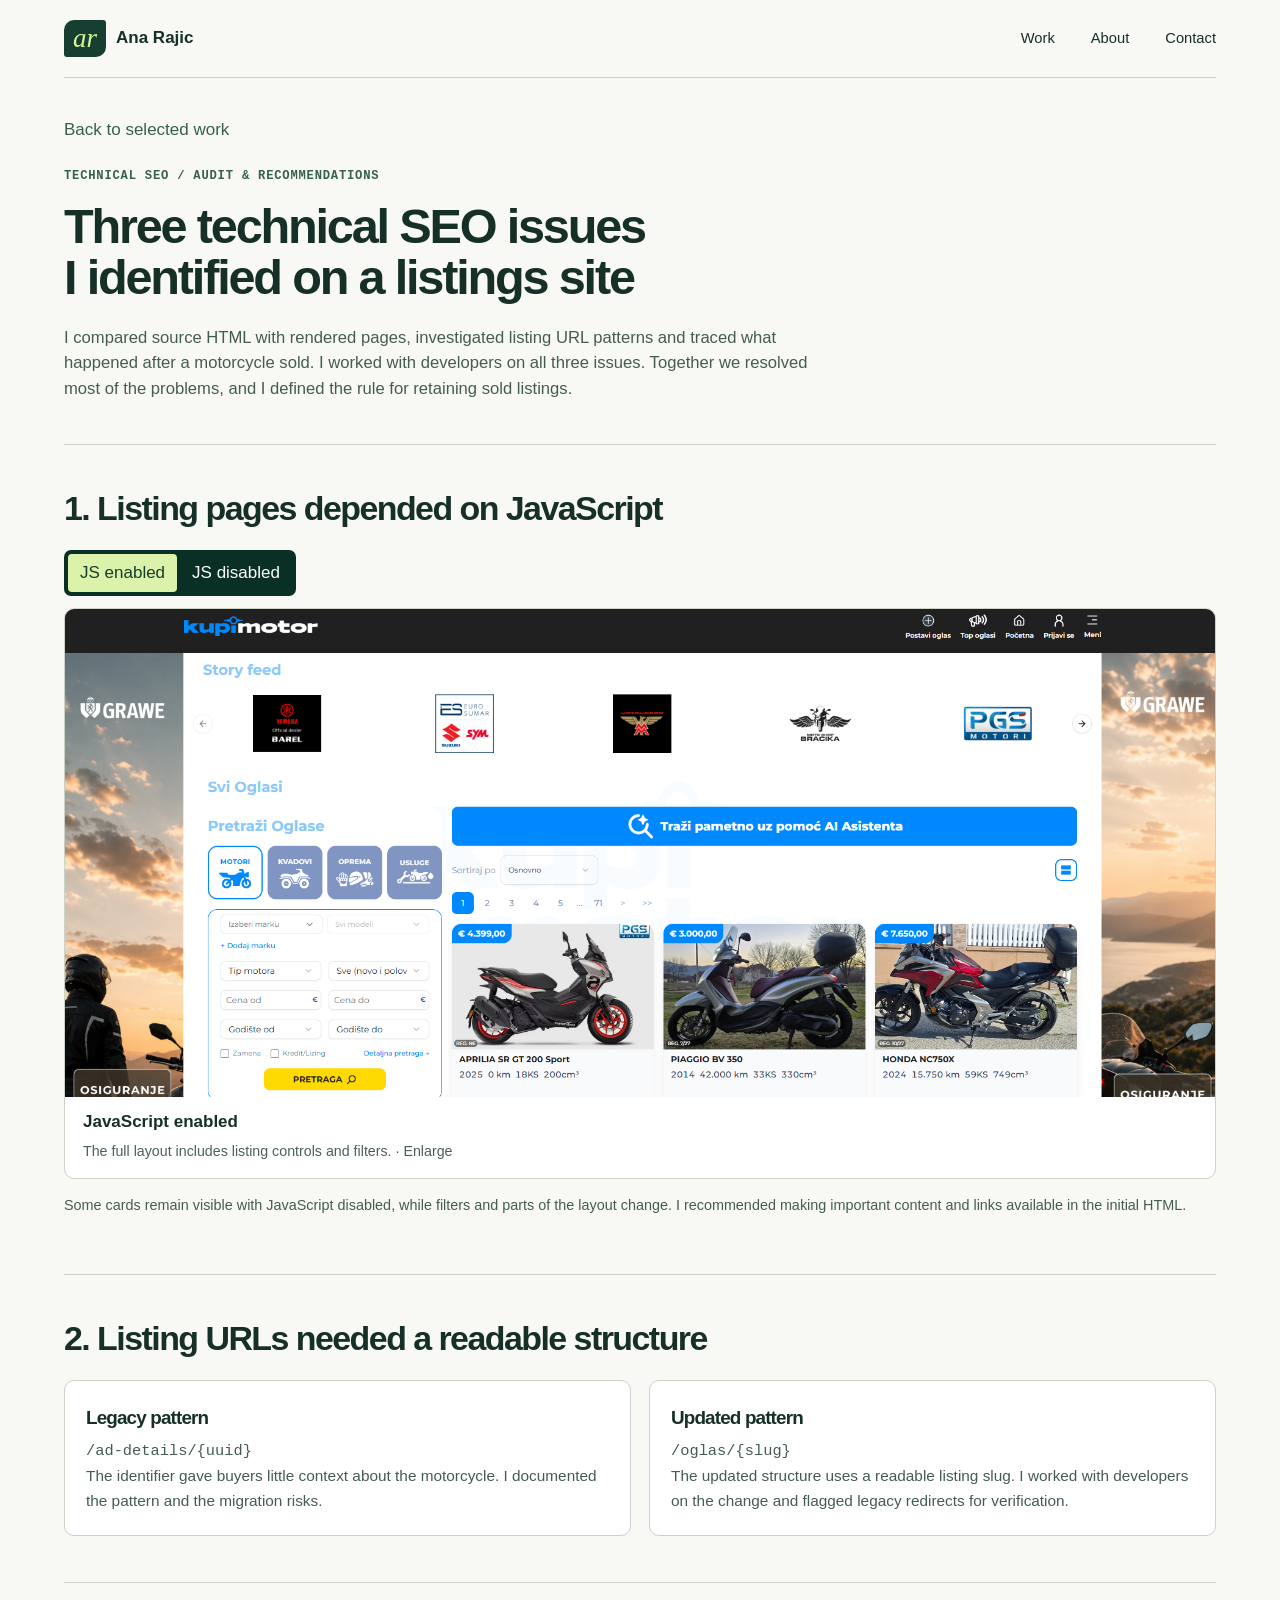
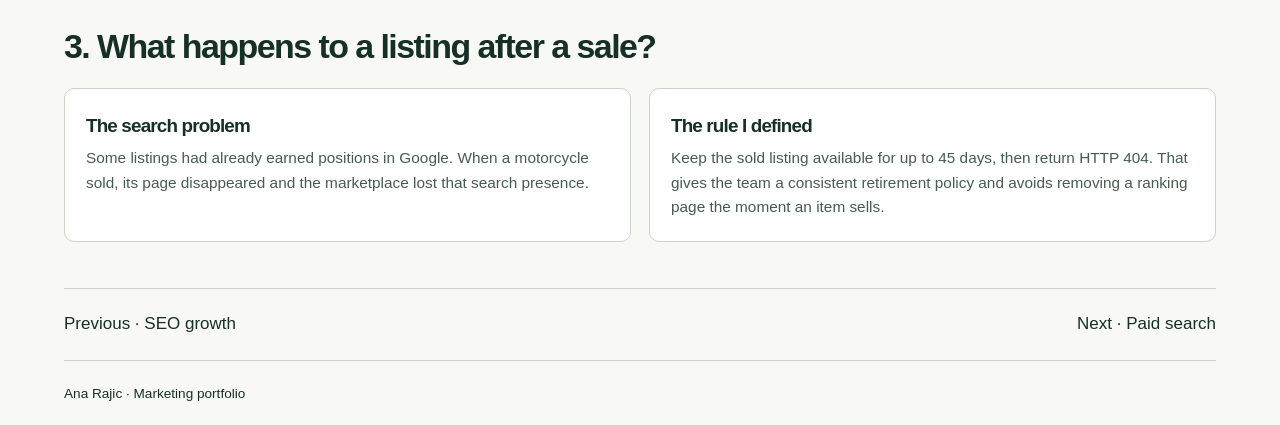
<file: technical-seo.html>
<!doctype html><html lang="en"><head><meta charset="utf-8"><meta name="viewport" content="width=device-width,initial-scale=1"><meta name="robots" content="noindex,nofollow"><title>Technical SEO | Ana Rajic</title><link rel="stylesheet" href="style.css"><script defer src="app.js"></script></head><body><a class="skip" href="#main">Skip to content</a><header class="nav wrap"><a class="brand" href="index.html"><i class="mark" aria-hidden="true">ar</i>Ana Rajic</a><nav class="links" aria-label="Primary"><a href="index.html#work">Work</a><a href="about.html">About</a><a href="index.html#contact">Contact</a></nav></header><main id="main" class="wrap"><header class="case"><a class="back" href="index.html#work">Back to selected work</a><div class="eyebrow">Technical SEO / Audit & recommendations</div><h1>Three technical SEO issues I identified on a listings site</h1><p class="lead">I compared source HTML with rendered pages, investigated listing URL patterns and traced what happened after a motorcycle sold. I worked with developers on all three issues. Together we resolved most of the problems, and I defined the rule for retaining sold listings.</p></header><section class="section"><h2>1. Listing pages depended on JavaScript</h2><div class="comparison"><div class="switch"><button data-view="on" aria-pressed="true">JS enabled</button><button data-view="off" aria-pressed="false">JS disabled</button></div><div id="on"><button class="shot" data-img="evidence/04_01_JS_Enabled.png"><img alt="JavaScript enabled" loading="lazy" src="evidence/04_01_JS_Enabled.png"><strong>JavaScript enabled</strong><span>The full layout includes listing controls and filters. · Enlarge</span></button></div><div id="off" hidden><button class="shot" data-img="evidence/04_02_JS_Disabled.png"><img alt="JavaScript disabled" loading="lazy" src="evidence/04_02_JS_Disabled.png"><strong>JavaScript disabled</strong><span>Some listing cards remain visible while functionality and layout change. · Enlarge</span></button></div></div><p class="note">Some cards remain visible with JavaScript disabled, while filters and parts of the layout change. I recommended making important content and links available in the initial HTML.</p></section><section class="section"><h2>2. Listing URLs needed a readable structure</h2><div class="g2"><article class="panel"><h3>Legacy pattern</h3><p><code>/ad-details/{uuid}</code><br>The identifier gave buyers little context about the motorcycle. I documented the pattern and the migration risks.</p></article><article class="panel"><h3>Updated pattern</h3><p><code>/oglas/{slug}</code><br>The updated structure uses a readable listing slug. I worked with developers on the change and flagged legacy redirects for verification.</p></article></div></section><section class="section"><h2>3. What happens to a listing after a sale?</h2><div class="g2"><article class="panel"><h3>The search problem</h3><p>Some listings had already earned positions in Google. When a motorcycle sold, its page disappeared and the marketplace lost that search presence.</p></article><article class="panel"><h3>The rule I defined</h3><p>Keep the sold listing available for up to 45 days, then return HTTP 404. That gives the team a consistent retirement policy and avoids removing a ranking page the moment an item sells.</p></article></div></section><nav class="pager" aria-label="Case studies"><a href="seo-growth.html">Previous · SEO growth</a><a href="paid-search.html">Next · Paid search</a></nav></main><footer class="wrap">Ana Rajic · Marketing portfolio</footer><dialog aria-labelledby="caption"><div class="row"><strong id="caption"></strong><div><button class="plain" id="zoom">Actual size</button> <button class="plain" id="close">Close</button></div></div><div class="imagebox"><img id="expanded" alt=""></div></dialog></body></html>
</file>
<file: style.css>
*{box-sizing:border-box}html{color-scheme:light;scroll-padding-top:24px}body{margin:0;background:#f8f9f4;color:#162f27;font:17px/1.55 "Inter","Segoe UI",Arial,sans-serif}a{color:inherit;text-decoration:none}a:hover{text-decoration:underline;text-underline-offset:5px}button,textarea{font:inherit;color:inherit}button{cursor:pointer}a:focus-visible,button:focus-visible,textarea:focus-visible{outline:3px solid #a45120;outline-offset:4px}.wrap{width:min(1180px,90%);margin:auto}.nav,.brand,.links,.row,.pager,.charthead{display:flex;align-items:center;justify-content:space-between;gap:1rem}.nav{padding:20px 0;border-bottom:1px solid #cbd2c7}.brand{font-weight:650;gap:10px}.mark{background:#163f32;color:#d8f697;padding:3px 9px;border-radius:10px 3px 10px 3px;font:italic 27px Georgia}.links{gap:clamp(12px,3vw,36px);font-size:.92rem}h1,h2,h3,p,figure{margin:0}h1,h2,h3{line-height:1.06;letter-spacing:-.045em}h1,h2{font-weight:550}h1{font-size:clamp(3rem,6vw,5.8rem)}h2{font-size:clamp(2.2rem,4vw,3.7rem)}h3{font-size:1.45rem}.eyebrow,small{font:600 .76rem/1.5 Consolas,monospace;letter-spacing:.065em}.eyebrow{text-transform:uppercase;color:#37604b}.hero{display:grid;grid-template-columns:1.12fr 1fr;gap:7%;align-items:center;padding:72px 0}.hero h1{font-size:clamp(4rem,7.5vw,7.2rem);line-height:.96;margin:17px 0 22px}.hero em{font-family:Georgia,serif;font-weight:400;color:#276547}.hero p,.lead,.sub,.note,.card p,.panel p{color:#455c51}.btn,.ctl{display:inline-block;padding:10px 17px;border-radius:6px;background:#194d3a;color:#fff;border:1px solid #194d3a;font-weight:600}.hero .btn{margin-top:24px}.feature{background:#113b2e;color:white;border-radius:18px;padding:clamp(22px,3vw,43px);box-shadow:0 14px 25px #133d2910}.feature:hover{text-decoration:none;background:#174532}.feature small{color:#cce9ac}.feature strong{display:block;font-size:clamp(3.5rem,6.3vw,6.9rem);line-height:1.12;letter-spacing:-.08em;color:#ddf5ab}.feature span{display:block}.mini{margin:24px 0 20px;background:repeating-linear-gradient(90deg,transparent 0 calc(25% - 1px),#93b69744 calc(25% - 1px) 25%);padding:5px 0}.mini i{background:#8ead9f;height:17px;width:29.24%;display:block}.mini i+i{margin-top:10px;background:#d3f29a;width:100%}.feature .row{border-top:1px solid #659578;padding-top:12px;font-size:.84rem}.section{padding:46px 0;border-top:1px solid #cbd2c7}.section h2{margin-bottom:23px}.cards,.g2,.g3,.flow{display:grid;gap:18px}.cards,.g3{grid-template-columns:repeat(3,minmax(0,1fr))}.g2{grid-template-columns:repeat(2,minmax(0,1fr))}.flow{grid-template-columns:repeat(auto-fit,minmax(min(170px,100%),1fr))}.card,.panel,.shot,.step,.metric{border:1px solid #cbd2c7;border-radius:10px;background:#fff;overflow:hidden}.card:hover{text-decoration:none;border-color:#286342;box-shadow:0 5px 16px #173a2310}.card h3{margin:8px 0}.cardbody,.panel,.step,.metric{padding:21px}.card p,.step p,.panel p{font-size:.96rem}.art{display:grid;place-items:center;height:142px}.art svg{width:82%;height:100%}.panel h3,.step h3{margin:6px 0 10px}.step{border-top:4px solid #90ad75}.case{padding:39px 0 42px}.case h1{max-width:20ch;margin:15px 0 21px}.case .lead{max-width:76ch;font-size:1.15rem}.back{display:inline-block;margin-bottom:24px;color:#37604b}.metric b{font-size:3.5rem;letter-spacing:-.075em;display:block;color:#22593e;line-height:1.05}.chart{margin:18px 0;background:#113b2e;color:white;border-radius:12px;padding:clamp(18px,3vw,38px)}.switch{display:flex;gap:3px;padding:4px;background:#0a2f24;border-radius:7px;width:fit-content}.switch button{background:transparent;color:white;border:0;border-radius:4px;padding:6px 12px}.switch [aria-pressed=true]{background:#daf2a9;color:#173c2c}.charthead{flex-wrap:wrap}.barline{padding:22px 0 0}.barline i{height:31px;display:block;background:#d3f29a;margin:7px 0 5px;border-radius:0 4px 4px 0}.barline:first-child i{background:#8ead9f}.chart small{display:block;margin-top:18px}.note{font-size:.9rem;margin-top:15px}.shot{width:100%;text-align:left;padding:0}.shot img{width:100%;height:198px;object-fit:contain;background:#e8ede5;display:block}.shot strong,.shot span{display:block;padding:12px 18px 0}.shot span{padding:4px 18px 16px;color:#4c6155;font-size:.89rem}.shots{margin-top:20px}.comparison .shot img{height:auto;max-height:560px}.comparison .switch{margin-bottom:12px}.road{border-top:5px solid #71966f}.road ul{padding-left:19px}.road li+li{margin-top:8px}textarea{width:100%;min-height:140px}button.plain{background:white;border:1px solid #a8b9ab;padding:6px 12px;border-radius:5px}.controls{display:flex;align-items:center;gap:12px;flex-wrap:wrap;margin-top:14px}.tags{display:flex;flex-wrap:wrap;gap:8px;margin-top:18px}.tags span{padding:5px 11px;background:#e3ebde;border-radius:5px}.contact{background:#e1ebd7;border-radius:12px;padding:32px;margin:12px 0 36px}.contact p{max-width:66ch;margin-top:12px}.pager,footer{padding:22px 0;border-top:1px solid #cbd2c7}footer{font-size:.85rem}.skip{position:absolute;left:-200vw}.skip:focus{left:8px;top:4px;background:white}dialog{width:min(96vw,1500px);padding:16px;border:0;border-radius:10px;background:#f8f9f4;color:inherit}dialog::backdrop{background:#0b251edb}.imagebox{max-height:76dvh;overflow:auto;margin-top:12px}.imagebox img{max-width:100%;display:block;margin:auto}.imagebox.zoom img{max-width:none}dialog .row{flex-wrap:wrap}code{overflow-wrap:anywhere}[hidden]{display:none!important}@media(max-width:860px){.hero{gap:4%}.cards{grid-template-columns:repeat(2,minmax(0,1fr))}}@media(max-width:650px){.hero,.cards,.g2,.g3{grid-template-columns:1fr}.hero{padding:38px 0;gap:24px}.hero h1{font-size:clamp(3.9rem,15vw,5.5rem)}.wrap{width:91%}.nav{padding:14px 0}.section,.case{padding:32px 0}.flow{grid-template-columns:1fr}.art{height:126px}.pager{align-items:flex-start}.links{gap:13px}.chart .row{flex-wrap:wrap}}

.hero h1{font-size:clamp(2.7rem,4.8vw,4.1rem)}.case h1{font-size:clamp(2rem,3.8vw,3.15rem);max-width:33ch}.section h2,.contact h2{font-size:clamp(1.55rem,2.65vw,2.15rem)}h3{font-size:1.18rem}.case .lead{font-size:1.04rem;max-width:84ch}.lead+.lead{margin-top:12px}.wide .shot img{height:auto;max-height:460px}.wide{margin:18px 0}.panel p{line-height:1.62}.g3{margin-top:14px}.g2+.g2{margin-top:18px}.note{margin-bottom:12px}.case h1,.section h2{text-wrap:balance}.feature strong{font-size:clamp(2.9rem,5vw,4.7rem)}
.hero:has(.summary){grid-template-columns:.88fr 1.12fr;gap:5%}.summary{padding:clamp(18px,2.8vw,34px)}.summary h2{font-size:clamp(1.5rem,2.3vw,2rem);margin:10px 0}.summary p{color:#f2f5ef;font-size:.94rem}.summary table{width:100%;border-collapse:collapse;margin:16px 0;font-variant-numeric:tabular-nums}.summary caption{text-align:left;color:#d4e8cf;font-size:.78rem;margin-bottom:6px}.summary th,.summary td{text-align:right;padding:7px 3px;border-bottom:1px solid #59816e}.summary th:first-child{text-align:left}.summary thead th{font-size:.76rem;font-weight:550}.summary tbody th{font-size:.9rem}.summary td:last-child{color:#ddf5ab;font-size:clamp(1.15rem,2vw,1.7rem);font-weight:650}.ai-proof{background:#254f3d;padding:11px 14px;border-radius:6px}.summary .explore{font-size:.89rem;margin-top:12px;text-decoration:underline;text-underline-offset:4px}.section .context{max-width:82ch;margin:0 0 18px}.priorities ul{padding-left:20px;margin-bottom:0}.priorities li+li{margin-top:8px}@media(max-width:740px){.hero:has(.summary){grid-template-columns:1fr}.summary table{font-size:.9rem}}
.aboutlink{margin:14px 0 0}.contact .btn{margin:18px 10px 0 0}

.contact-actions,.credential-links{display:flex;align-items:center;gap:14px 22px;flex-wrap:wrap;margin-top:18px}.contact-actions a,.credential-links a{text-decoration:underline;text-underline-offset:4px}.contact-actions .btn{margin:0;text-decoration:none}.credential-links{align-items:flex-start;flex-direction:column;gap:8px}.contact-actions a{overflow-wrap:anywhere}

.profilehero{display:grid;grid-template-columns:1.65fr 1fr;gap:7%;align-items:center;padding:48px 0}.profilehero h1{max-width:20ch;font-size:clamp(2.1rem,3.8vw,3.15rem);margin:12px 0 16px}.profilehero p,.backgroundgrid p,.toolset p,.publication p{color:#43594f}.profilehero aside{border-radius:14px;background:#173f31;color:white;padding:24px 28px;display:grid}.profilehero aside b{color:#d5efad;font-size:2rem;letter-spacing:-.05em;line-height:1.12}.profilehero aside span{font-size:.88rem}.profilehero aside b:nth-child(3){border-top:1px solid #527564;margin-top:12px;padding-top:12px}.toolgrid{display:grid;grid-template-columns:1fr 1fr;gap:14px}.toolset{padding:20px;background:white;border:1px solid #cbd7ca;border-radius:10px}.tooltitle{display:flex;gap:12px;align-items:center}.tooltitle i{background:#e5edda;border-radius:8px;display:grid;place-items:center;width:42px;height:42px}.toolset:nth-child(2) i{background:#e2eaf0}.toolset:nth-child(3) i{background:#eae5f1}.toolset:nth-child(4) i{background:#f6e7d8}.tooltitle svg{width:30px;fill:none;stroke:#244739;stroke-linecap:round;stroke-linejoin:round;stroke-width:2.4}.toolset ul{display:flex;gap:6px;flex-wrap:wrap;list-style:none;padding:0;margin:12px 0 0}.toolset li{padding:3px 9px;border:1px solid #c6d3c9;border-radius:5px;background:#f8faf6;font-size:.84rem}.toolset p{font-size:.93rem;margin-top:9px}.certcard{display:flex;gap:19px;align-items:center;border:1px solid #ccd7cd;border-radius:12px;background:white;padding:20px}.certvisual{background:#f1f5ed;border-radius:50%;width:72px;height:72px;display:grid;place-items:center;flex:none}.certvisual svg{width:41px;height:41px}.certcard h3{margin:5px 0}.certcard p,.certcard u{font-size:.85rem}.certcard small{color:#416650}.backgroundgrid{display:grid;grid-template-columns:1.2fr 1fr;gap:35px}.backgroundgrid>div{border-left:3px solid #b3caa5;padding-left:18px}.backgroundgrid p{margin:9px 0;font-size:.97rem}.backgroundgrid a{text-decoration:underline}.publication{display:grid;grid-template-columns:.8fr 1.2fr;gap:28px;align-items:center}.publication .shot img{height:auto}.publication .btn{margin-top:16px}.publication h2{margin:6px 0 12px}@media(max-width:680px){.profilehero,.backgroundgrid,.publication,.toolgrid{grid-template-columns:1fr}.profilehero{gap:20px;padding:30px 0}.certcard{padding:14px;gap:12px}.certvisual{width:54px;height:54px}.backgroundgrid{gap:18px}}
</file>
